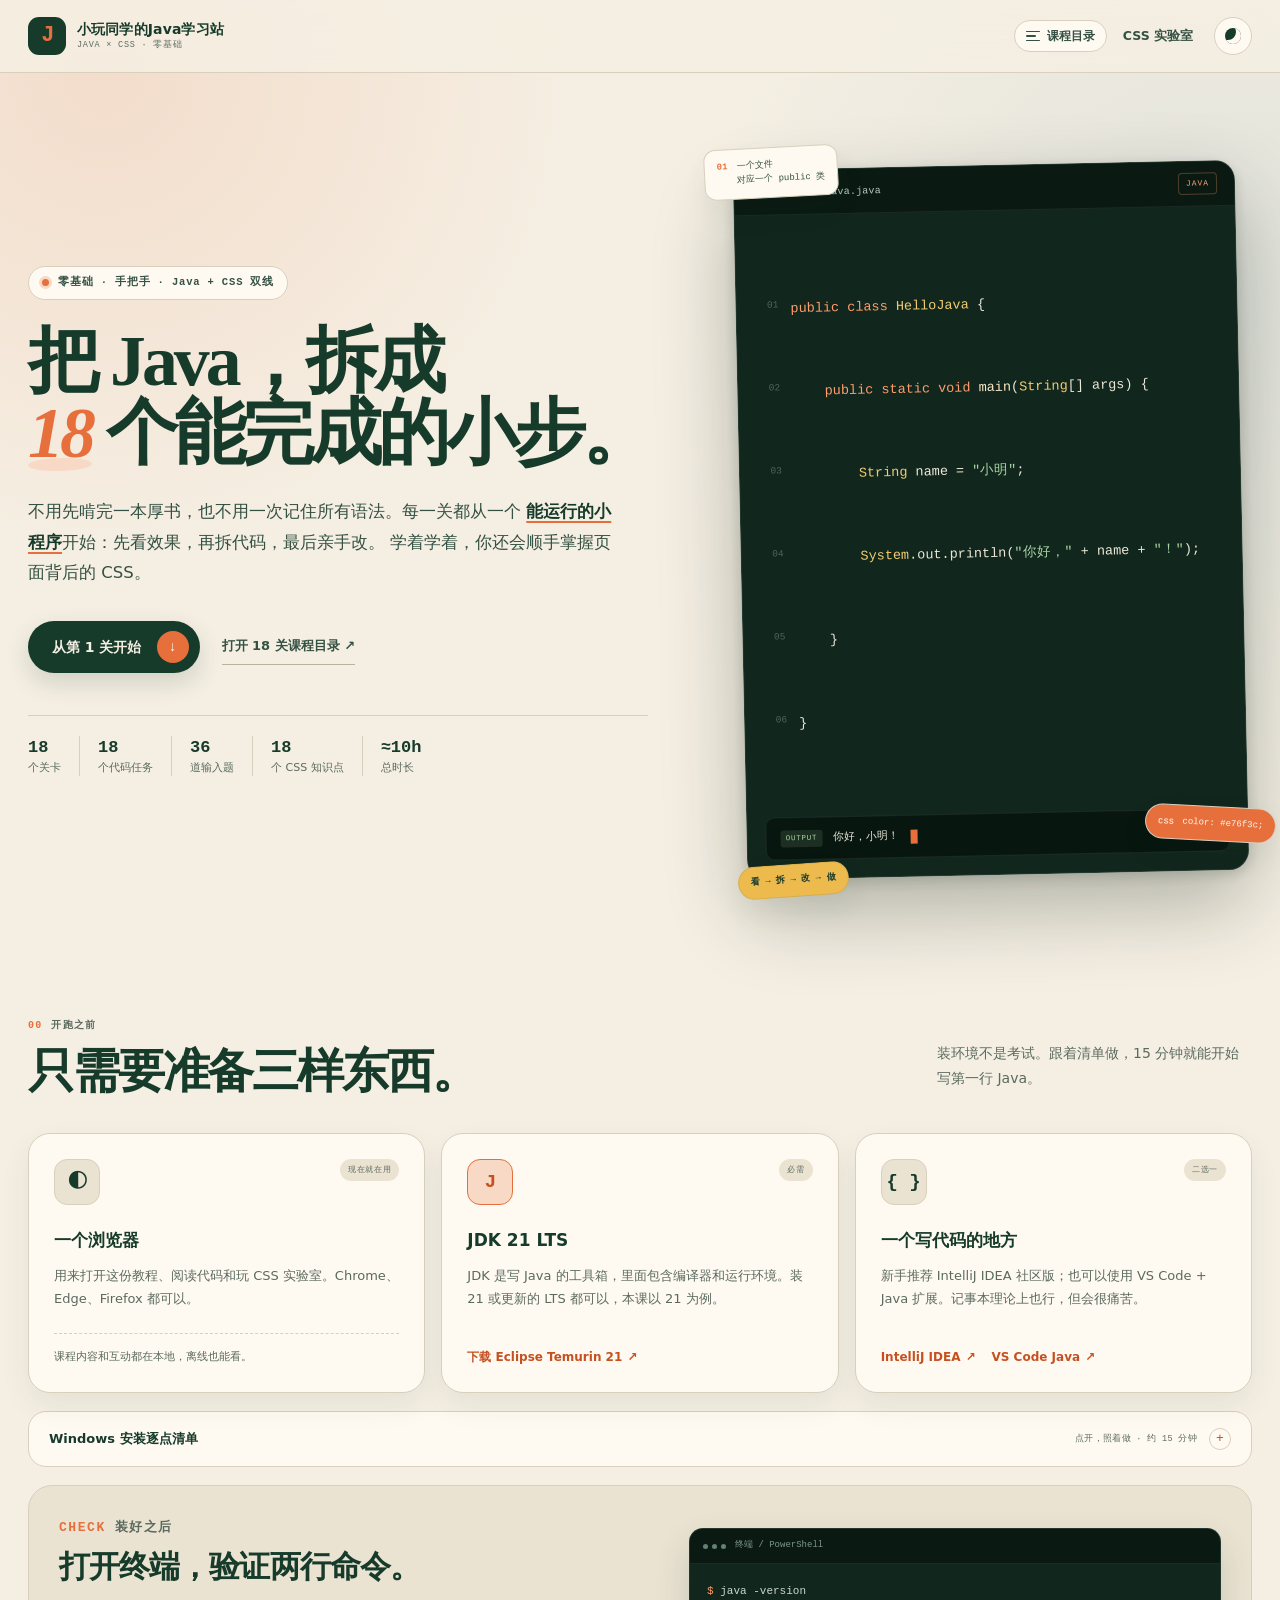
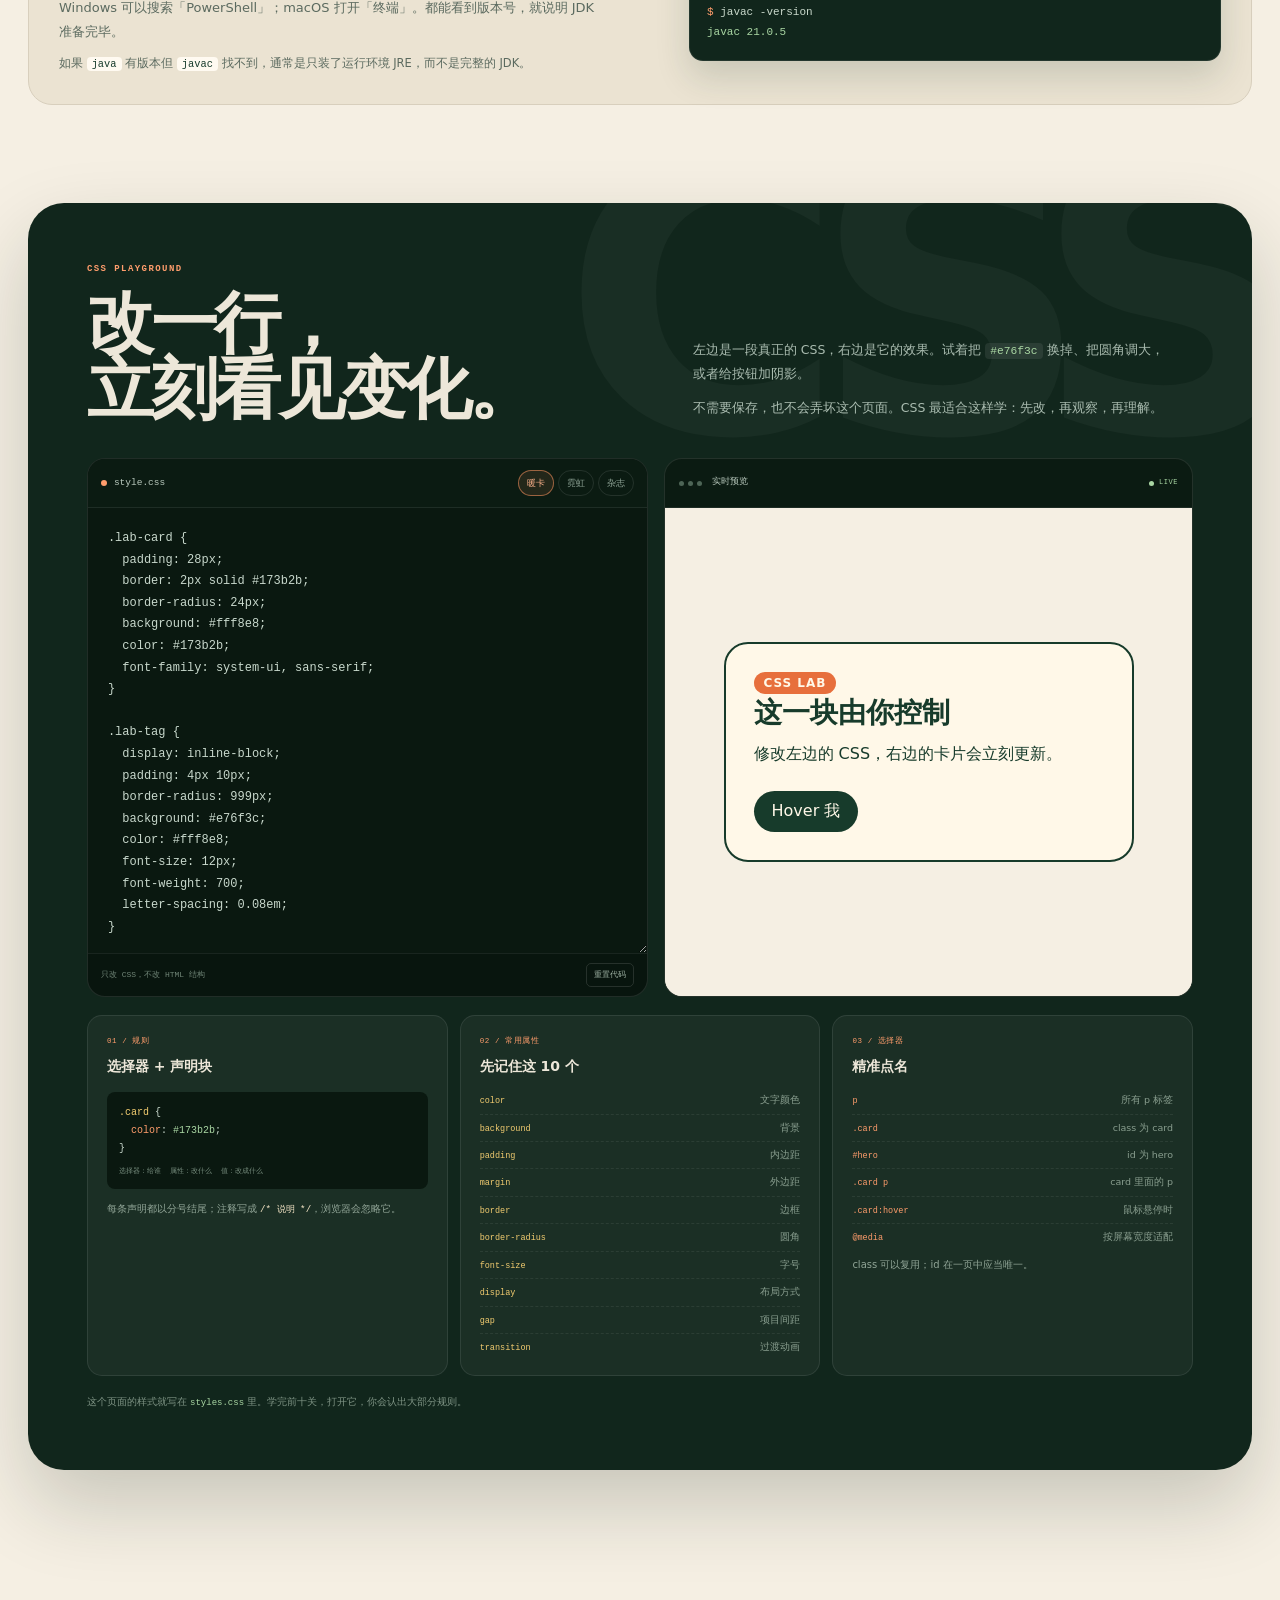
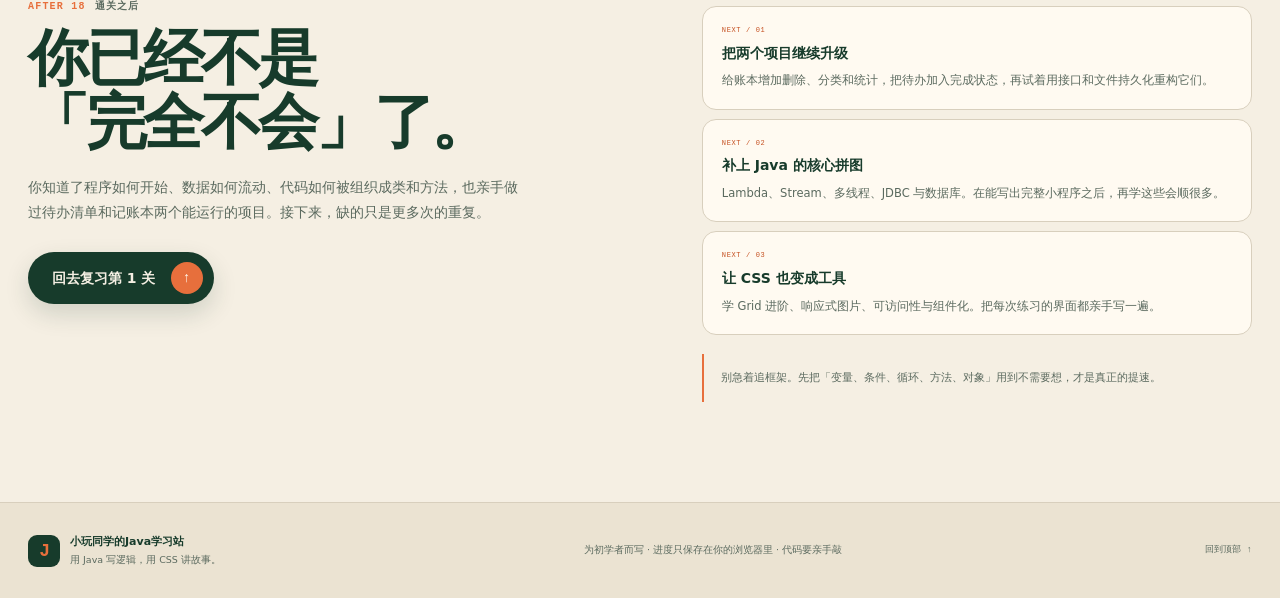
<file: index.html>
<!DOCTYPE html>
<html lang="zh-CN" data-theme="day">
<head>
  <meta charset="UTF-8">
  <meta name="viewport" content="width=device-width, initial-scale=1.0">
  <meta name="description" content="小玩同学的Java学习站：18 个分级关卡、18 个代码任务，零基础手把手入门，同时学会 CSS 语法。">
  <meta name="theme-color" content="#f5efe3">
  <title>小玩同学的Java学习站｜18 关，从零到完整项目</title>
  <script>
    (function () {
      try {
        var savedTheme = localStorage.getItem("java-start-theme");
        if (savedTheme === "night") {
          document.documentElement.dataset.theme = "night";
        }
      } catch (error) { /* 隐私模式下忽略即可 */ }
    }());
  </script>
  <link rel="icon" href="data:image/svg+xml,%3Csvg xmlns='http://www.w3.org/2000/svg' viewBox='0 0 100 100'%3E%3Crect width='100' height='100' rx='24' fill='%23173b2b'/%3E%3Ctext x='50' y='71' font-family='monospace' font-size='62' font-weight='bold' text-anchor='middle' fill='%23e76f3c'%3EJ%3C/text%3E%3C/svg%3E">
  <link rel="stylesheet" href="styles.css?v=13">
  <script src="chapters.js?v=13" defer></script>
  <script src="script.js?v=13" defer></script>
</head>
<body class="home-page">
  <a class="skip-link" href="#main">跳到正文</a>
  <noscript><div class="noscript-note">这页的 18 关内容和互动练习需要 JavaScript。请在浏览器里启用 JavaScript，或换一个现代浏览器打开。</div></noscript>
  <div class="reading-progress" aria-hidden="true"><span id="readingBar"></span></div>

  <header class="site-header">
    <div class="header-inner">
      <a class="brand" href="#top" aria-label="小玩同学的Java学习站首页">
        <span class="brand-mark" aria-hidden="true">J</span>
        <span class="brand-text">
          <strong>小玩同学的Java学习站</strong>
          <small>JAVA × CSS · 零基础</small>
        </span>
      </a>

      <div class="header-progress" aria-hidden="true">
        <span>学习进度</span>
        <strong id="headerProgress">0 / 18</strong>
      </div>

      <nav class="header-nav" aria-label="页面导航">
        <button class="course-menu-toggle" type="button" data-course-menu-toggle aria-haspopup="dialog" aria-expanded="false" aria-controls="courseMenu" aria-label="打开课程目录">
          <span class="course-menu-toggle-icon" aria-hidden="true"><i></i><i></i><i></i></span>
          <span class="course-menu-toggle-label">课程目录</span>
        </button>
        <a href="#lab">CSS 实验室</a>
        <button class="theme-toggle" id="themeToggle" type="button" aria-pressed="false">
          <span class="theme-icon" aria-hidden="true"></span>
          <span class="visually-hidden">切换深色模式</span>
        </button>
      </nav>
    </div>
  </header>

  <main id="main">
    <!-- ============ HERO ============ -->
    <section class="hero" id="top">
      <div class="hero-copy">
        <p class="eyebrow"><span class="eyebrow-dot" aria-hidden="true"></span>零基础 · 手把手 · Java + CSS 双线</p>
        <h1>
          <span class="title-line">把 Java，拆成</span>
          <span class="title-line"><em>18</em>&nbsp;个能完成的小步。</span>
        </h1>
        <p class="hero-intro">
          不用先啃完一本厚书，也不用一次记住所有语法。每一关都从一个
          <strong>能运行的小程序</strong>开始：先看效果，再拆代码，最后亲手改。
          学着学着，你还会顺手掌握页面背后的 CSS。
        </p>
        <div class="hero-actions">
          <a class="button button-primary" href="lesson.html?level=01">
            从第 1 关开始
            <span aria-hidden="true">↓</span>
          </a>
          <button class="text-link" type="button" data-course-menu-toggle aria-haspopup="dialog" aria-expanded="false" aria-controls="courseMenu">
            打开 18 关课程目录 <span aria-hidden="true">↗</span>
          </button>
        </div>
        <ul class="hero-meta" aria-label="课程概览">
          <li><strong>18</strong> 个关卡</li>
          <li><strong>18</strong> 个代码任务</li>
          <li><strong>36</strong> 道输入题</li>
          <li><strong>18</strong> 个 CSS 知识点</li>
          <li><strong>≈10h</strong> 总时长</li>
        </ul>
      </div>

      <div class="hero-stage" aria-label="HelloJava 程序示例">
        <div class="hero-note note-class">
          <span>01</span>
          <p>一个文件<br>对应一个 public 类</p>
        </div>

        <div class="hero-window">
          <div class="window-bar">
            <span class="window-dots" aria-hidden="true"><i></i><i></i><i></i></span>
            <span class="window-file">HelloJava.java</span>
            <span class="window-badge">JAVA</span>
          </div>
          <ol class="hero-code">
            <li><span class="tok-keyword">public</span> <span class="tok-keyword">class</span> <span class="tok-type">HelloJava</span> {</li>
            <li>    <span class="tok-keyword">public</span> <span class="tok-keyword">static</span> <span class="tok-keyword">void</span> <span class="tok-function">main</span>(<span class="tok-type">String</span>[] args) {</li>
            <li>        <span class="tok-type">String</span> name = <span class="tok-string">"小明"</span>;</li>
            <li>        <span class="tok-type">System</span>.out.println(<span class="tok-string">"你好，"</span> + name + <span class="tok-string">"！"</span>);</li>
            <li>    }</li>
            <li>}</li>
          </ol>
          <div class="hero-terminal">
            <span class="terminal-label">OUTPUT</span>
            <code>你好，小明！</code><span class="terminal-cursor" aria-hidden="true"></span>
          </div>
        </div>

        <div class="hero-note note-css">
          <span>CSS</span>
          <code>color: #e76f3c;</code>
        </div>
        <div class="hero-stamp" aria-hidden="true">
          <span>看 → 拆 → 改 → 做</span>
        </div>
      </div>
    </section>

    <!-- ============ PREP ============ -->
    <section class="prep section-shell" id="prep">
      <div class="section-heading">
        <div>
          <p class="section-kicker"><span>00</span> 开跑之前</p>
          <h2>只需要准备三样东西。</h2>
        </div>
        <p class="section-side">装环境不是考试。跟着清单做，15 分钟就能开始写第一行 Java。</p>
      </div>

      <div class="prep-grid">
        <article class="prep-card">
          <div class="prep-card-top">
            <span class="prep-icon" aria-hidden="true">◐</span>
            <span class="prep-tag">现在就在用</span>
          </div>
          <h3>一个浏览器</h3>
          <p>用来打开这份教程、阅读代码和玩 CSS 实验室。Chrome、Edge、Firefox 都可以。</p>
          <p class="prep-note">课程内容和互动都在本地，离线也能看。</p>
        </article>

        <article class="prep-card">
          <div class="prep-card-top">
            <span class="prep-icon prep-icon-java" aria-hidden="true">J</span>
            <span class="prep-tag">必需</span>
          </div>
          <h3>JDK 21 LTS</h3>
          <p>JDK 是写 Java 的工具箱，里面包含编译器和运行环境。装 21 或更新的 LTS 都可以，本课以 21 为例。</p>
          <a class="prep-link" href="https://adoptium.net/" target="_blank" rel="noopener noreferrer">下载 Eclipse Temurin 21 <span aria-hidden="true">↗</span></a>
        </article>

        <article class="prep-card">
          <div class="prep-card-top">
            <span class="prep-icon" aria-hidden="true">{ }</span>
            <span class="prep-tag">二选一</span>
          </div>
          <h3>一个写代码的地方</h3>
          <p>新手推荐 IntelliJ IDEA 社区版；也可以使用 VS Code + Java 扩展。记事本理论上也行，但会很痛苦。</p>
          <div class="prep-links">
            <a class="prep-link" href="https://www.jetbrains.com/idea/download/" target="_blank" rel="noopener noreferrer">IntelliJ IDEA <span aria-hidden="true">↗</span></a>
            <a class="prep-link" href="https://code.visualstudio.com/docs/java/java-tutorial" target="_blank" rel="noopener noreferrer">VS Code Java <span aria-hidden="true">↗</span></a>
          </div>
        </article>
      </div>

      <details class="setup-details">
        <summary>
          <span>Windows 安装逐点清单</span>
          <small>点开，照着做 · 约 15 分钟</small>
        </summary>
        <div class="setup-body">
          <ol class="setup-steps">
            <li><strong>下载 JDK 21。</strong>打开 <a href="https://adoptium.net/" target="_blank" rel="noopener noreferrer">adoptium.net</a>，在 Releases 里选 JDK 21，Operating System 选 Windows，Architecture 选 x64，Package Type 选 JDK，下载 .msi 安装包。</li>
            <li><strong>安装。</strong>双击安装包，保持默认选项；在功能选择页勾选 <code>Set JAVA_HOME variable</code> 和 <code>Add to PATH</code>，然后 Install。</li>
            <li><strong>验证。</strong>关闭旧终端，重新打开 PowerShell，依次执行 <code>java -version</code> 和 <code>javac -version</code>。两个都能显示版本号就成功。</li>
            <li><strong>安装编辑器。</strong>下载 IntelliJ IDEA Community，安装时一路默认。第一次打开选择 New Project，Language 选 Java，JDK 选刚装好的 21。</li>
            <li><strong>创建第一段代码。</strong>在项目左侧展开 <code>src</code>，右键 → New → Java Class，输入 <code>HelloJava</code>；把第 1 关的代码粘进去，点击绿色三角运行。</li>
          </ol>
          <p class="setup-note">macOS 用户下载 .pkg 后按默认步骤安装即可；如果使用 VS Code，请先安装 Extension Pack for Java，再新建 <code>HelloJava.java</code>。安装路径里尽量避开中文和空格。</p>
        </div>
      </details>

      <div class="verify-card">
        <div class="verify-copy">
          <p class="section-kicker"><span>CHECK</span> 装好之后</p>
          <h3>打开终端，验证两行命令。</h3>
          <p>Windows 可以搜索「PowerShell」；macOS 打开「终端」。都能看到版本号，就说明 JDK 准备完毕。</p>
          <p class="tiny-note">如果 <code>java</code> 有版本但 <code>javac</code> 找不到，通常是只装了运行环境 JRE，而不是完整的 JDK。</p>
        </div>
        <div class="mini-terminal" aria-label="终端验证命令">
          <div class="mini-terminal-bar">
            <span class="mini-dots" aria-hidden="true"><i></i><i></i><i></i></span>
            终端 / PowerShell
          </div>
          <pre><span class="shell-prompt">$</span> java -version
<span class="shell-prompt">$</span> javac -version
<span class="shell-ok">javac 21.0.5</span></pre>
        </div>
      </div>
    </section>

    <!-- ============ CSS LAB ============ -->
    <section class="lab-section" id="lab">
      <div class="lab-heading">
        <div>
          <p class="lab-kicker">CSS PLAYGROUND</p>
          <h2>改一行，<br>立刻看见变化。</h2>
        </div>
        <div class="lab-intro">
          <p>左边是一段真正的 CSS，右边是它的效果。试着把 <code>#e76f3c</code> 换掉、把圆角调大，或者给按钮加阴影。</p>
          <p>不需要保存，也不会弄坏这个页面。CSS 最适合这样学：先改，再观察，再理解。</p>
        </div>
      </div>

      <div class="lab-grid">
        <div class="lab-editor-panel">
          <div class="lab-toolbar">
            <span class="lab-file"><i aria-hidden="true"></i>style.css</span>
            <div class="lab-presets" role="group" aria-label="CSS 示例预设">
              <button type="button" data-preset="warm">暖卡</button>
              <button type="button" data-preset="neon">霓虹</button>
              <button type="button" data-preset="editorial">杂志</button>
            </div>
          </div>
          <textarea id="cssEditor" spellcheck="false" aria-label="编辑 CSS 代码">.lab-card {
  padding: 28px;
  border: 2px solid #173b2b;
  border-radius: 24px;
  background: #fff8e8;
  color: #173b2b;
  font-family: system-ui, sans-serif;
}

.lab-tag {
  display: inline-block;
  padding: 4px 10px;
  border-radius: 999px;
  background: #e76f3c;
  color: #fff8e8;
  font-size: 12px;
  font-weight: 700;
  letter-spacing: 0.08em;
}

.lab-title {
  margin: 16px 0 8px;
  font-size: 28px;
}

.lab-btn {
  margin-top: 12px;
  padding: 10px 18px;
  border: 0;
  border-radius: 999px;
  background: #173b2b;
  color: #fff8e8;
  cursor: pointer;
  transition: transform 180ms ease;
}

.lab-btn:hover {
  transform: translateY(-3px);
}</textarea>
          <div class="lab-footer">
            <span>只改 CSS，不改 HTML 结构</span>
            <button type="button" id="resetLab">重置代码</button>
          </div>
        </div>

        <div class="lab-preview-panel">
          <div class="lab-preview-bar">
            <span><i aria-hidden="true"></i><i aria-hidden="true"></i><i aria-hidden="true"></i></span>
            <strong>实时预览</strong>
            <em><i aria-hidden="true"></i>LIVE</em>
          </div>
          <iframe id="labPreview" title="CSS 实时预览"></iframe>
        </div>
      </div>

      <div class="cheat-sheet">
        <article class="cheat-card">
          <p class="cheat-num">01 / 规则</p>
          <h3>选择器 + 声明块</h3>
          <div class="anatomy">
            <code><span class="anatomy-selector">.card</span> {<br>&nbsp;&nbsp;<span class="anatomy-property">color</span>: <span class="anatomy-value">#173b2b</span>;<br>}</code>
            <div class="anatomy-labels" aria-hidden="true">
              <span>选择器：给谁</span>
              <span>属性：改什么</span>
              <span>值：改成什么</span>
            </div>
          </div>
          <p>每条声明都以分号结尾；注释写成 <code>/* 说明 */</code>，浏览器会忽略它。</p>
        </article>

        <article class="cheat-card">
          <p class="cheat-num">02 / 常用属性</p>
          <h3>先记住这 10 个</h3>
          <ul class="cheat-list">
            <li><code>color</code><span>文字颜色</span></li>
            <li><code>background</code><span>背景</span></li>
            <li><code>padding</code><span>内边距</span></li>
            <li><code>margin</code><span>外边距</span></li>
            <li><code>border</code><span>边框</span></li>
            <li><code>border-radius</code><span>圆角</span></li>
            <li><code>font-size</code><span>字号</span></li>
            <li><code>display</code><span>布局方式</span></li>
            <li><code>gap</code><span>项目间距</span></li>
            <li><code>transition</code><span>过渡动画</span></li>
          </ul>
        </article>

        <article class="cheat-card">
          <p class="cheat-num">03 / 选择器</p>
          <h3>精准点名</h3>
          <ul class="cheat-list cheat-list-code">
            <li><code>p</code><span>所有 p 标签</span></li>
            <li><code>.card</code><span>class 为 card</span></li>
            <li><code>#hero</code><span>id 为 hero</span></li>
            <li><code>.card p</code><span>card 里面的 p</span></li>
            <li><code>.card:hover</code><span>鼠标悬停时</span></li>
            <li><code>@media</code><span>按屏幕宽度适配</span></li>
          </ul>
          <p class="cheat-note">class 可以复用；id 在一页中应当唯一。</p>
        </article>
      </div>
      <p class="lab-footnote">这个页面的样式就写在 <code>styles.css</code> 里。学完前十关，打开它，你会认出大部分规则。</p>
    </section>

    <!-- ============ FINISH ============ -->
    <section class="finish section-shell" id="finish">
      <div class="finish-lead">
        <p class="section-kicker"><span>AFTER 18</span> 通关之后</p>
        <h2>你已经不是<br>「完全不会」了。</h2>
        <p>你知道了程序如何开始、数据如何流动、代码如何被组织成类和方法，也亲手做过待办清单和记账本两个能运行的项目。接下来，缺的只是更多次的重复。</p>
        <a class="button button-primary" href="lesson.html?level=01">回去复习第 1 关 <span aria-hidden="true">↑</span></a>
      </div>

      <div class="finish-next">
        <article class="next-card">
          <span class="next-num">NEXT / 01</span>
          <h3>把两个项目继续升级</h3>
          <p>给账本增加删除、分类和统计，把待办加入完成状态，再试着用接口和文件持久化重构它们。</p>
        </article>
        <article class="next-card">
          <span class="next-num">NEXT / 02</span>
          <h3>补上 Java 的核心拼图</h3>
          <p>Lambda、Stream、多线程、JDBC 与数据库。在能写出完整小程序之后，再学这些会顺很多。</p>
        </article>
        <article class="next-card">
          <span class="next-num">NEXT / 03</span>
          <h3>让 CSS 也变成工具</h3>
          <p>学 Grid 进阶、响应式图片、可访问性与组件化。把每次练习的界面都亲手写一遍。</p>
        </article>
        <p class="finish-note">别急着追框架。先把「变量、条件、循环、方法、对象」用到不需要想，才是真正的提速。</p>
      </div>
    </section>
  </main>

  <footer class="site-footer">
    <div class="footer-inner">
      <div class="footer-brand">
        <span class="brand-mark" aria-hidden="true">J</span>
        <p><strong>小玩同学的Java学习站</strong><br><span>用 Java 写逻辑，用 CSS 讲故事。</span></p>
      </div>
      <p class="footer-note">为初学者而写 · 进度只保存在你的浏览器里 · 代码要亲手敲</p>
      <a href="#top">回到顶部 ↑</a>
    </div>
  </footer>

  <!-- ============ 课程目录二级菜单 ============ -->
  <div class="course-menu" id="courseMenu" hidden>
    <div class="course-menu-scrim" data-course-menu-close></div>
    <aside class="course-menu-panel" role="dialog" aria-modal="true" aria-labelledby="courseMenuTitle">
      <header class="course-menu-head">
        <div>
          <p class="course-menu-kicker">COURSE MAP · 6 个阶段</p>
          <h2 id="courseMenuTitle">课程目录</h2>
          <p>18 个小关卡，可以按顺序学，也可以随时跳关复习。</p>
        </div>
        <button class="course-menu-close" type="button" data-course-menu-close aria-label="关闭课程目录">
          <span aria-hidden="true">×</span>
        </button>
      </header>

      <div class="course-menu-progress">
        <div class="course-menu-progress-head">
          <span>我的进度</span>
          <strong id="courseMenuProgress">0 / 18 关</strong>
        </div>
        <div class="course-menu-track" aria-hidden="true"><span id="courseMenuBar"></span></div>
        <p id="courseMenuNote">从第 1 关开始，先把第一个程序跑起来。</p>
      </div>

      <div class="course-menu-body" id="courseMenuBody"></div>

      <footer class="course-menu-foot">
        <a class="course-menu-start" id="courseMenuStart" href="lesson.html?level=01">
          <span id="courseMenuStartLabel">从第 1 关开始</span>
          <span class="course-menu-start-arrow" aria-hidden="true">→</span>
        </a>
        <p>进度只保存在当前浏览器 · 不需要登录</p>
      </footer>
    </aside>
  </div>

  <div class="toast" id="toast" role="status" aria-live="polite"></div>
</body>
</html>
</file>
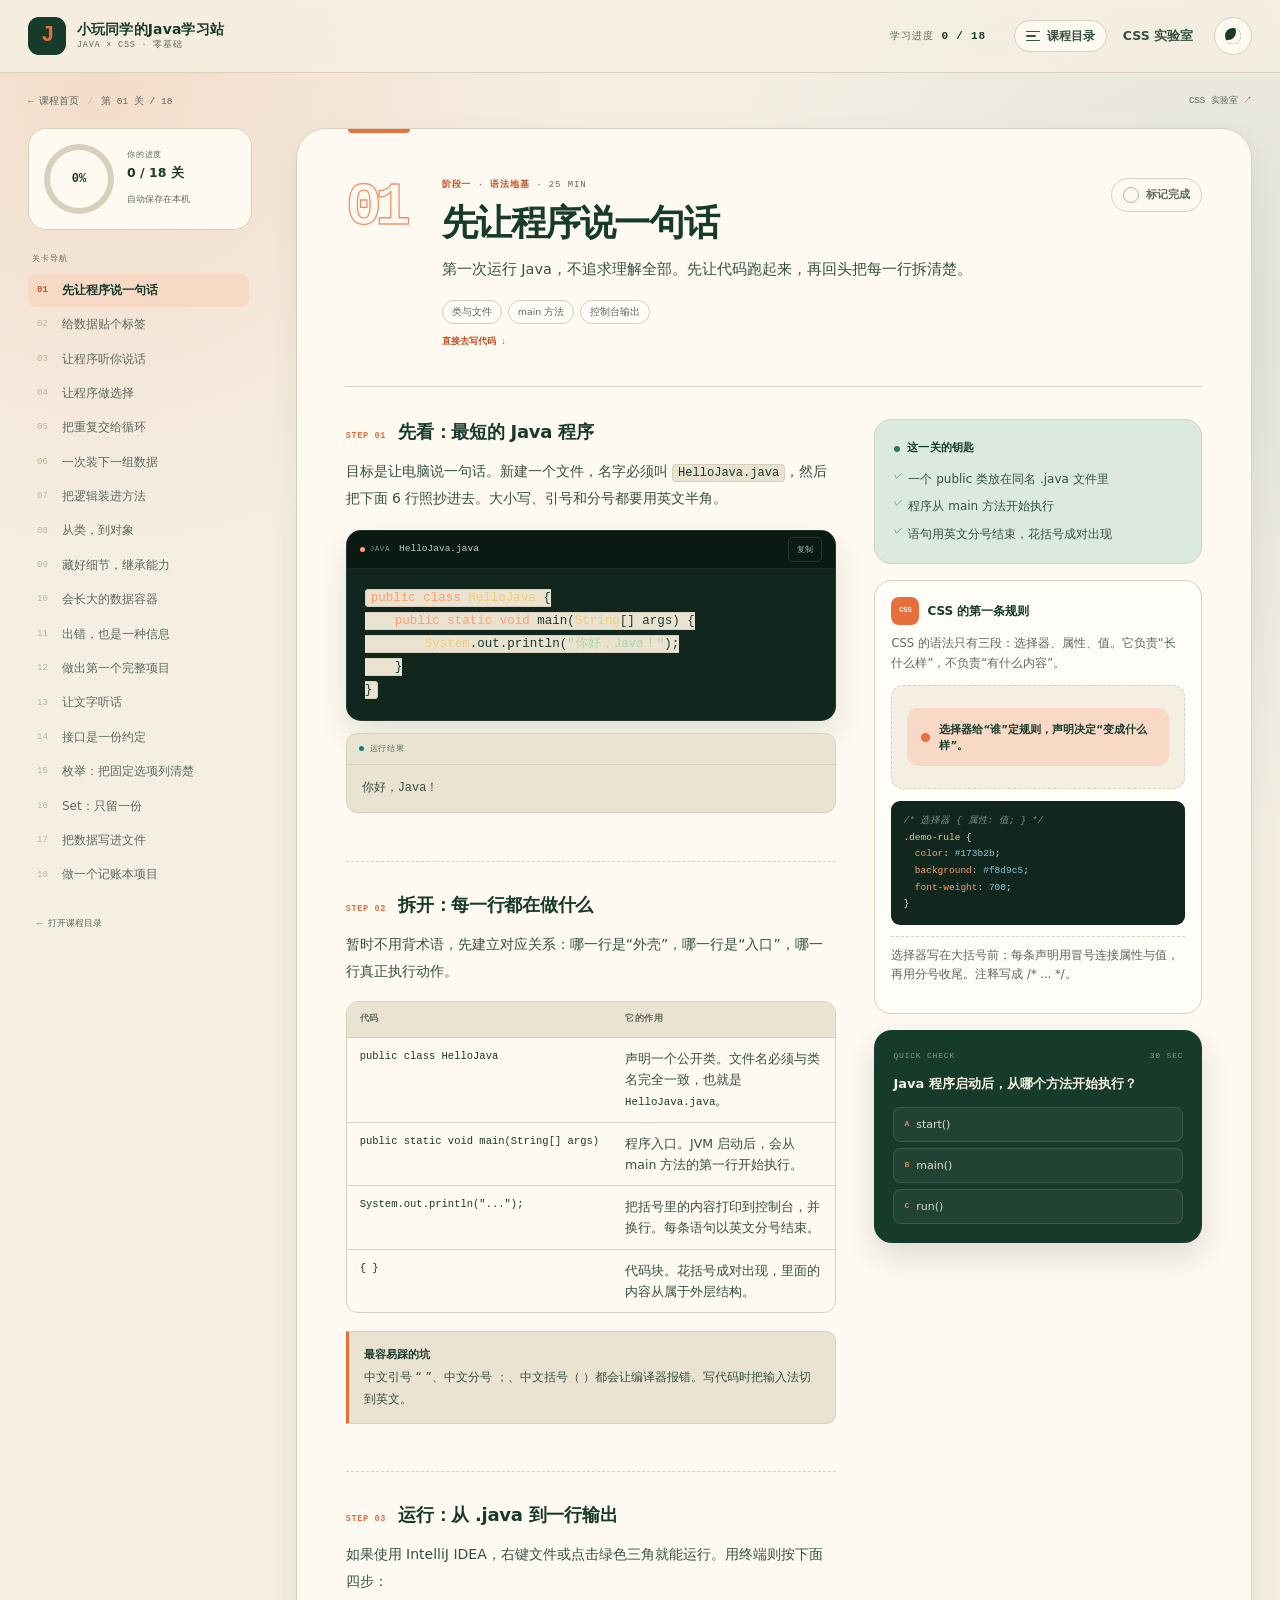
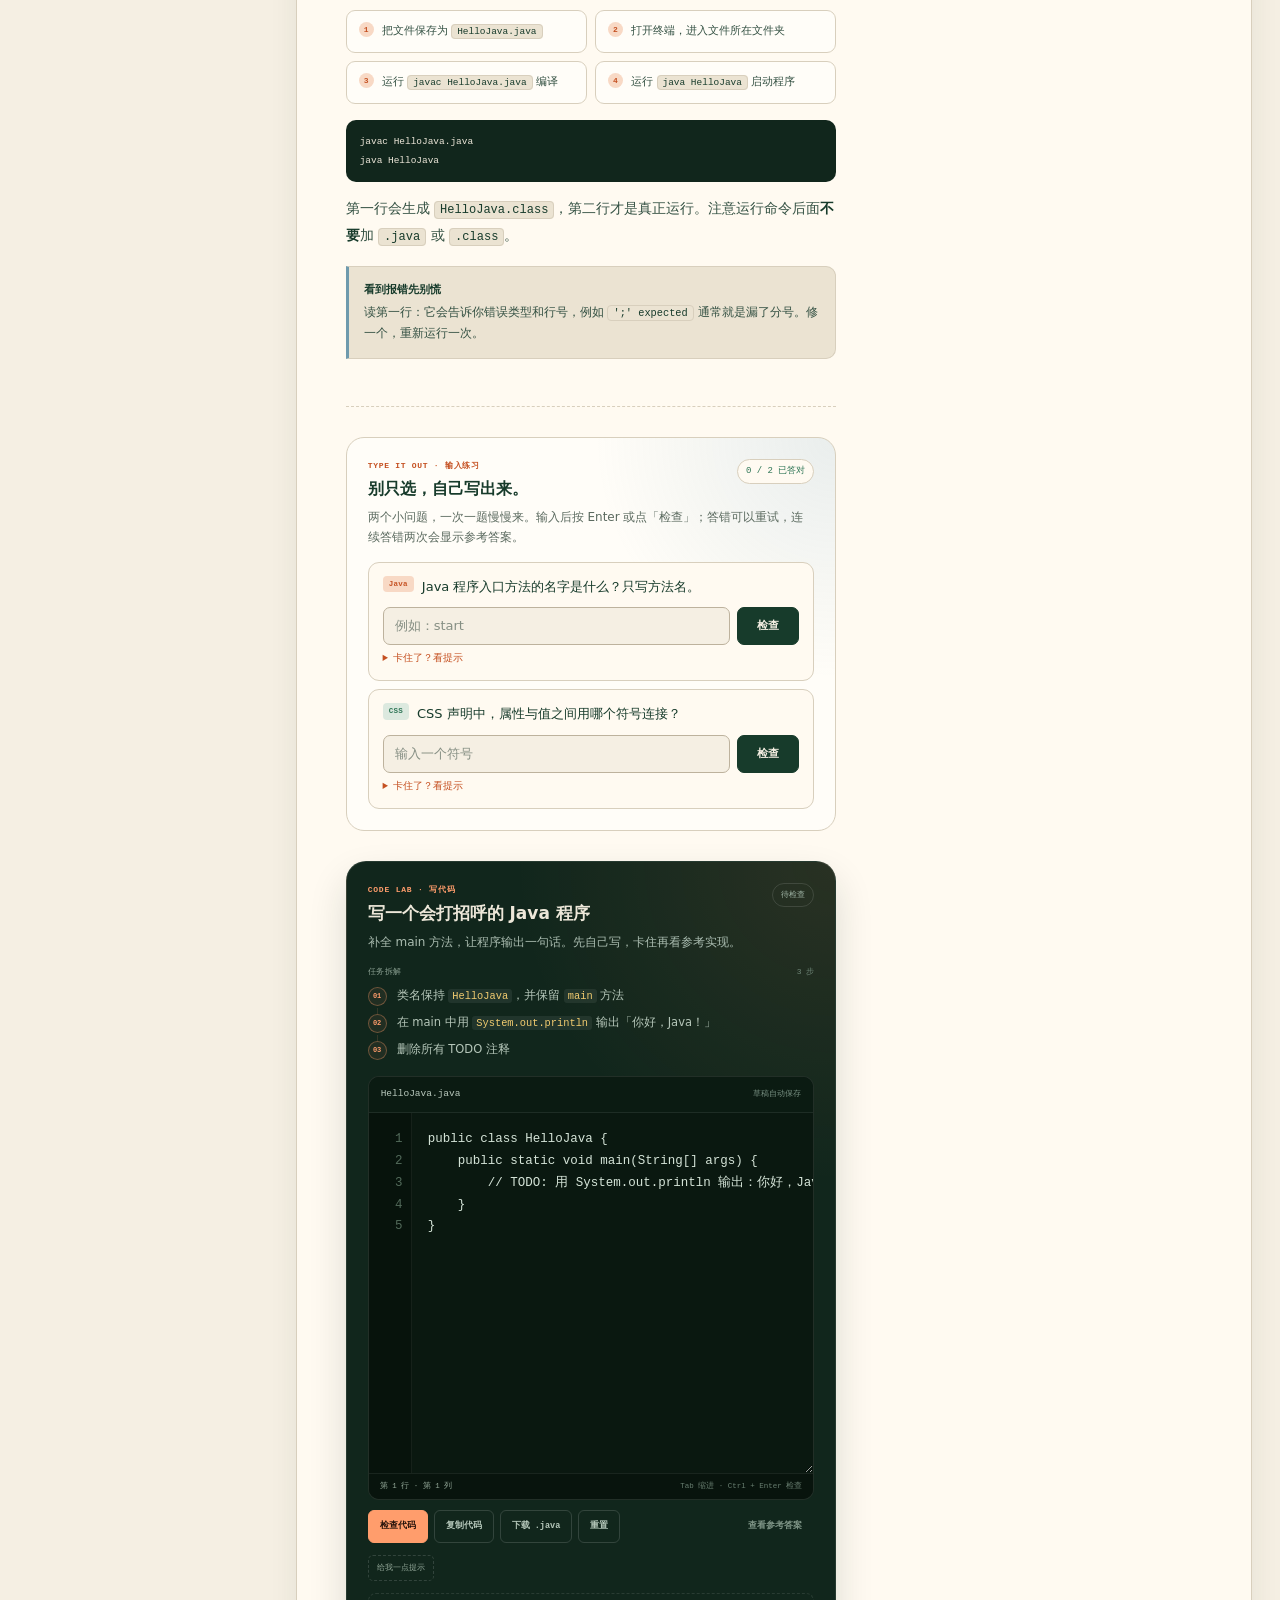
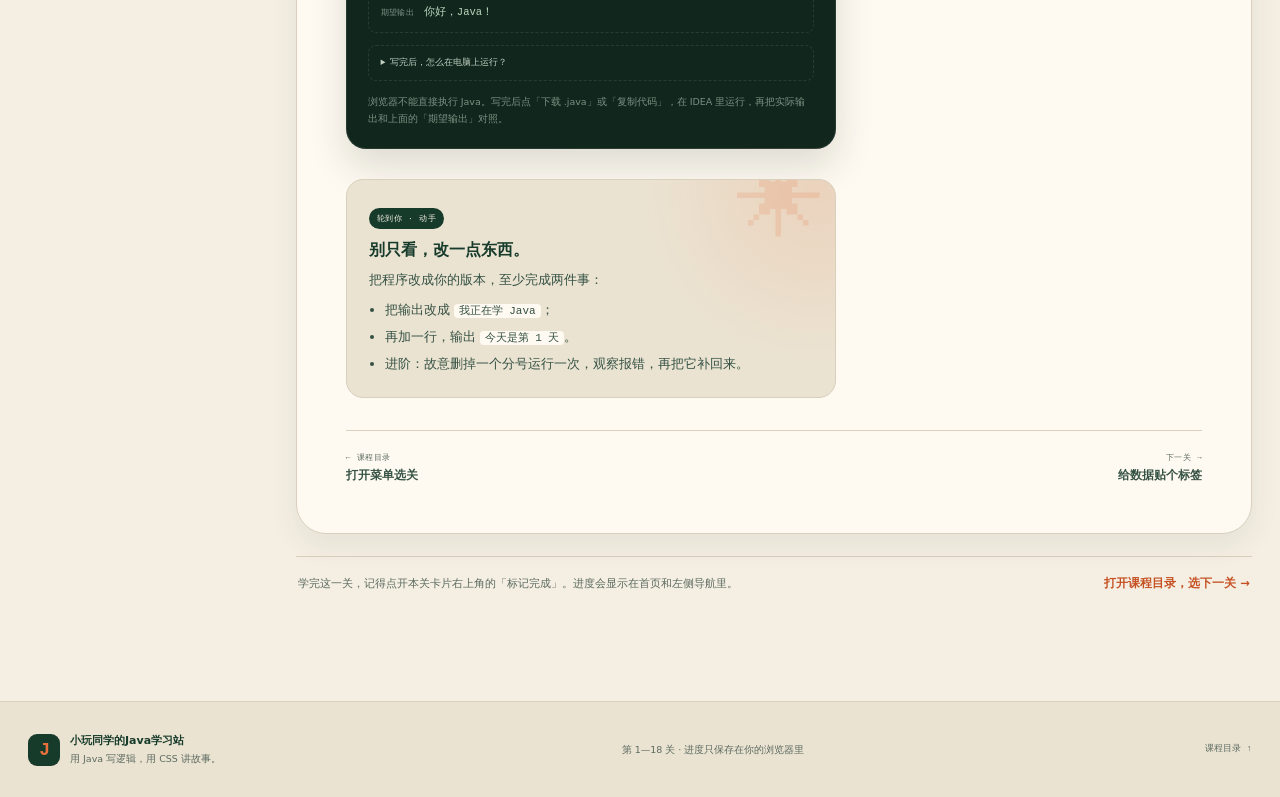
<file: lesson.html>
<!DOCTYPE html>
<html lang="zh-CN" data-theme="day">
<head>
  <meta charset="UTF-8">
  <meta name="viewport" content="width=device-width, initial-scale=1.0">
  <meta name="description" content="小玩同学的Java学习站：分级关卡逐行拆解、可运行示例、动手挑战，并顺手学习 CSS。">
  <meta name="theme-color" content="#f5efe3">
  <title>第 1 关｜小玩同学的Java学习站</title>
  <script>
    (function () {
      try {
        var savedTheme = localStorage.getItem("java-start-theme");
        if (savedTheme === "night") {
          document.documentElement.dataset.theme = "night";
        }
      } catch (error) { /* 隐私模式下忽略即可 */ }
    }());
  </script>
  <link rel="icon" href="data:image/svg+xml,%3Csvg xmlns='http://www.w3.org/2000/svg' viewBox='0 0 100 100'%3E%3Crect width='100' height='100' rx='24' fill='%23173b2b'/%3E%3Ctext x='50' y='71' font-family='monospace' font-size='62' font-weight='bold' text-anchor='middle' fill='%23e76f3c'%3EJ%3C/text%3E%3C/svg%3E">
  <link rel="stylesheet" href="styles.css?v=13">
  <script src="chapters.js?v=13" defer></script>
  <script src="script.js?v=13" defer></script>
</head>
<body class="lesson-page">
  <a class="skip-link" href="#main">跳到正文</a>
  <noscript><div class="noscript-note">这一关的内容需要 JavaScript。请在浏览器里启用 JavaScript，或换一个现代浏览器打开。</div></noscript>
  <div class="reading-progress" aria-hidden="true"><span id="readingBar"></span></div>

  <header class="site-header">
    <div class="header-inner">
      <a class="brand" href="index.html" aria-label="返回小玩同学的Java学习站首页">
        <span class="brand-mark" aria-hidden="true">J</span>
        <span class="brand-text">
          <strong>小玩同学的Java学习站</strong>
          <small>JAVA × CSS · 零基础</small>
        </span>
      </a>

      <div class="header-progress" aria-hidden="true">
        <span>学习进度</span>
        <strong id="headerProgress">0 / 18</strong>
      </div>

      <nav class="header-nav" aria-label="页面导航">
        <button class="course-menu-toggle" type="button" data-course-menu-toggle aria-haspopup="dialog" aria-expanded="false" aria-controls="courseMenu" aria-label="打开课程目录">
          <span class="course-menu-toggle-icon" aria-hidden="true"><i></i><i></i><i></i></span>
          <span class="course-menu-toggle-label">课程目录</span>
        </button>
        <a href="index.html#lab">CSS 实验室</a>
        <button class="theme-toggle" id="themeToggle" type="button" aria-pressed="false">
          <span class="theme-icon" aria-hidden="true"></span>
          <span class="visually-hidden">切换深色模式</span>
        </button>
      </nav>
    </div>
  </header>

  <main id="main" class="lesson-main">
    <h1 class="visually-hidden" id="lessonPageHeading">小玩同学的Java学习站 · 分级关卡</h1>
    <div class="lesson-crumb-wrap">
      <nav class="lesson-crumb" aria-label="面包屑">
        <a href="index.html">← 课程首页</a>
        <span class="lesson-crumb-divider" aria-hidden="true">/</span>
        <span id="lessonCrumb">第 01 关 / 18</span>
      </nav>
      <a class="lesson-crumb-lab" href="index.html#lab">CSS 实验室 <span aria-hidden="true">↗</span></a>
    </div>

    <div class="course-shell lesson-layout">
      <aside class="course-sidebar">
        <div class="sidebar-progress">
          <div class="progress-orbit" id="progressOrbit" style="--p: 0;">
            <span id="progressPercent">0%</span>
          </div>
          <div class="sidebar-progress-copy">
            <p>你的进度</p>
            <strong id="sidebarCount">0 / 18 关</strong>
            <small>自动保存在本机</small>
          </div>
        </div>
        <p class="sidebar-label">关卡导航</p>
        <nav class="chapter-nav" id="chapterNav" aria-label="关卡导航"></nav>
        <button class="sidebar-top" type="button" data-course-menu-toggle aria-haspopup="dialog" aria-expanded="false" aria-controls="courseMenu">← 打开课程目录</button>
      </aside>

      <div class="course-main">
        <div id="lessonRoot"></div>
        <div class="lesson-after">
          <p>学完这一关，记得点开本关卡片右上角的「标记完成」。进度会显示在首页和左侧导航里。</p>
          <button class="lesson-after-link" type="button" data-course-menu-toggle aria-haspopup="dialog" aria-expanded="false" aria-controls="courseMenu">打开课程目录，选下一关 <span aria-hidden="true">→</span></button>
        </div>
      </div>
    </div>
  </main>

  <footer class="site-footer">
    <div class="footer-inner">
      <div class="footer-brand">
        <span class="brand-mark" aria-hidden="true">J</span>
        <p><strong>小玩同学的Java学习站</strong><br><span>用 Java 写逻辑，用 CSS 讲故事。</span></p>
      </div>
      <p class="footer-note">第 1—18 关 · 进度只保存在你的浏览器里</p>
      <button class="footer-menu-link" type="button" data-course-menu-toggle aria-haspopup="dialog" aria-expanded="false" aria-controls="courseMenu">课程目录 ↑</button>
    </div>
  </footer>

  <!-- ============ 课程目录二级菜单 ============ -->
  <div class="course-menu" id="courseMenu" hidden>
    <div class="course-menu-scrim" data-course-menu-close></div>
    <aside class="course-menu-panel" role="dialog" aria-modal="true" aria-labelledby="courseMenuTitle">
      <header class="course-menu-head">
        <div>
          <p class="course-menu-kicker">COURSE MAP · 6 个阶段</p>
          <h2 id="courseMenuTitle">课程目录</h2>
          <p>18 个小关卡，可以按顺序学，也可以随时跳关复习。</p>
        </div>
        <button class="course-menu-close" type="button" data-course-menu-close aria-label="关闭课程目录">
          <span aria-hidden="true">×</span>
        </button>
      </header>

      <div class="course-menu-progress">
        <div class="course-menu-progress-head">
          <span>我的进度</span>
          <strong id="courseMenuProgress">0 / 18 关</strong>
        </div>
        <div class="course-menu-track" aria-hidden="true"><span id="courseMenuBar"></span></div>
        <p id="courseMenuNote">从第 1 关开始，先把第一个程序跑起来。</p>
      </div>

      <div class="course-menu-body" id="courseMenuBody"></div>

      <footer class="course-menu-foot">
        <a class="course-menu-start" id="courseMenuStart" href="lesson.html?level=01">
          <span id="courseMenuStartLabel">从第 1 关开始</span>
          <span class="course-menu-start-arrow" aria-hidden="true">→</span>
        </a>
        <p>进度只保存在当前浏览器 · 不需要登录</p>
      </footer>
    </aside>
  </div>

  <div class="toast" id="toast" role="status" aria-live="polite"></div>
</body>
</html>
</file>
<file: styles.css>
/* =========================================================
   小玩同学的Java学习站 — 全站样式
   这是一份可以直接阅读的 CSS 示例：
   变量 → 布局 → 组件 → 响应式 → 深色主题。
   ========================================================= */

/* ---------- 01. 设计变量：改这里，全站换皮肤 ---------- */
:root {
  --font-sans: "Noto Sans SC", "PingFang SC", "Microsoft YaHei", system-ui, -apple-system, sans-serif;
  --font-display: "Iowan Old Style", "Palatino Linotype", "Book Antiqua", "Songti SC", "Noto Serif SC", serif;
  --font-mono: "Cascadia Code", "SFMono-Regular", "JetBrains Mono", Consolas, "Liberation Mono", monospace;

  --paper: #f5efe3;
  --paper-2: #ebe3d2;
  --card: #fffaf1;
  --card-strong: #fffdf8;
  --ink: #173b2b;
  --ink-soft: #345143;
  --muted: #5b6a5f;
  --line: #d8cfbd;
  --line-strong: #bdb29d;

  --accent: #e76f3c;
  --accent-strong: #c55021;
  --accent-soft: #f8d9c5;
  --sun: #edba4e;
  --sky: #6f9aad;
  --green-strong: #2f7656;
  --green-soft: #dce9df;
  --danger: #a9472c;
  --accent-contrast: #fff8ed;

  --code-bg: #11261c;
  --code-bg-2: #0a1a12;
  --code-ink: #ede7d9;
  --code-muted: #7f9688;
  --tok-keyword: #ff9d6c;
  --tok-type: #f2cc70;
  --tok-string: #a9d6a3;
  --tok-comment: #779181;
  --tok-number: #8ec7e0;
  --tok-function: #f7e7c8;

  --quiz-bg: #173b2b;
  --quiz-ink: #f7f0e2;

  --halo-accent: rgba(231, 111, 60, 0.14);
  --halo-sky: rgba(111, 154, 173, 0.15);
  --dot: rgba(23, 59, 43, 0.1);
  --header-bg: rgba(245, 239, 227, 0.86);
  --overlay-white: rgba(255, 255, 255, 0.2);
  --phase-1-ink: var(--accent-strong);
  --phase-2-ink: #4f7b8e;
  --phase-3-ink: #8e6414;
  --phase-4-ink: var(--green-strong);
  --phase-5-ink: #6c5b8f;
  --phase-6-ink: #2c6f73;

  --shadow: 0 28px 70px rgba(35, 52, 37, 0.1);
  --shadow-sm: 0 12px 30px rgba(35, 52, 37, 0.07);
  --radius-lg: 30px;
  --radius-md: 20px;
  --header-h: 72px;
  color-scheme: light;
}

html[data-theme="night"] {
  --paper: #0e1a14;
  --paper-2: #14231b;
  --card: #17281e;
  --card-strong: #1a2c21;
  --ink: #f2ecdd;
  --ink-soft: #d6dfd5;
  --muted: #a4b1a6;
  --line: #304237;
  --line-strong: #4b6152;

  --accent: #ff9562;
  --accent-strong: #ffb18c;
  --accent-soft: #472b1f;
  --sun: #f1c15d;
  --sky: #91bdcc;
  --green-strong: #5eaa82;
  --green-soft: #1d3628;
  --danger: #ff9a7c;
  --accent-contrast: #1d130e;

  --code-bg: #07130d;
  --code-bg-2: #040c08;
  --code-ink: #eee8da;
  --code-muted: #82988a;

  --quiz-bg: #07150f;
  --quiz-ink: #f4eddd;

  --halo-accent: rgba(255, 149, 98, 0.1);
  --halo-sky: rgba(145, 189, 204, 0.1);
  --dot: rgba(242, 236, 221, 0.08);
  --header-bg: rgba(14, 26, 20, 0.86);
  --overlay-white: rgba(255, 255, 255, 0.08);
  --phase-1-ink: #ffb18c;
  --phase-2-ink: #a6d0df;
  --phase-3-ink: #f0c56b;
  --phase-4-ink: #7ac59a;
  --phase-5-ink: #cfbcf0;
  --phase-6-ink: #8fd4d6;

  --shadow: 0 28px 70px rgba(0, 0, 0, 0.35);
  --shadow-sm: 0 12px 30px rgba(0, 0, 0, 0.22);
  color-scheme: dark;
}

/* ---------- 02. 基础重置与排版 ---------- */
*,
*::before,
*::after {
  box-sizing: border-box;
}

html {
  scroll-behavior: smooth;
  scroll-padding-top: 94px;
}

body {
  margin: 0;
  min-width: 320px;
  overflow-x: clip;
  background-color: var(--paper);
  background-image:
    radial-gradient(circle at 8% 2%, var(--halo-accent), transparent 31rem),
    radial-gradient(circle at 96% 8%, var(--halo-sky), transparent 34rem);
  color: var(--ink);
  font-family: var(--font-sans);
  font-size: 16px;
  line-height: 1.7;
  -webkit-font-smoothing: antialiased;
  text-rendering: optimizeLegibility;
  transition: background-color 220ms ease, color 220ms ease;
}

::selection {
  background: var(--accent);
  color: #fff8ed;
}

img,
svg {
  max-width: 100%;
}

a {
  color: inherit;
  text-decoration: none;
}

button,
textarea {
  font: inherit;
}

button {
  color: inherit;
}

h1,
h2,
h3,
h4,
p,
ul,
ol,
figure {
  margin-top: 0;
}

h1,
h2,
h3 {
  text-wrap: balance;
}

code,
pre {
  font-family: var(--font-mono);
}

code {
  font-size: 0.9em;
}

:focus-visible {
  outline: 3px solid var(--accent);
  outline-offset: 3px;
}

[hidden] {
  display: none !important;
}

.visually-hidden {
  position: absolute !important;
  width: 1px !important;
  height: 1px !important;
  padding: 0 !important;
  margin: -1px !important;
  overflow: hidden !important;
  clip: rect(0, 0, 0, 0) !important;
  white-space: nowrap !important;
  border: 0 !important;
}

.skip-link {
  position: fixed;
  top: 10px;
  left: 10px;
  z-index: 200;
  padding: 10px 16px;
  border-radius: 999px;
  background: var(--ink);
  color: var(--paper);
  font-weight: 700;
  transform: translateY(-150%);
  transition: transform 160ms ease;
}

.skip-link:focus {
  transform: translateY(0);
}

.noscript-note {
  margin: 18px;
  padding: 14px 18px;
  border: 1px solid var(--accent);
  border-radius: 12px;
  background: var(--accent-soft);
  color: var(--ink);
  font-size: 13px;
  text-align: center;
}

.reading-progress {
  position: fixed;
  inset: 0 0 auto;
  z-index: 120;
  height: 3px;
  pointer-events: none;
}

.reading-progress span {
  display: block;
  width: 0;
  height: 100%;
  background: var(--accent);
  box-shadow: 0 0 10px var(--accent);
  transition: width 80ms linear;
}

/* ---------- 03. 顶部导航 ---------- */
.site-header {
  position: sticky;
  top: 0;
  z-index: 80;
  border-bottom: 1px solid var(--line);
  background: var(--header-bg);
  backdrop-filter: blur(18px) saturate(130%);
  -webkit-backdrop-filter: blur(18px) saturate(130%);
}

.header-inner {
  display: flex;
  align-items: center;
  gap: 28px;
  width: 100%;
  max-width: 1440px;
  min-height: var(--header-h);
  margin: 0 auto;
  padding: 0 28px;
}

.brand {
  display: inline-flex;
  align-items: center;
  gap: 11px;
  flex-shrink: 0;
}

.brand-mark {
  display: grid;
  place-items: center;
  width: 38px;
  height: 38px;
  border-radius: 11px;
  background: var(--ink);
  color: var(--accent);
  font-family: var(--font-mono);
  font-size: 22px;
  font-weight: 800;
  line-height: 1;
  letter-spacing: -0.08em;
  transition: transform 180ms ease;
}

.brand:hover .brand-mark {
  transform: rotate(-6deg) translateY(-1px);
}

.brand-text {
  display: flex;
  flex-direction: column;
  gap: 1px;
}

.brand-text strong {
  font-size: 14px;
  line-height: 1.35;
  letter-spacing: 0.01em;
}

.brand-text small {
  color: var(--muted);
  font-family: var(--font-mono);
  font-size: 8.5px;
  line-height: 1.4;
  letter-spacing: 0.09em;
}

.header-progress {
  display: flex;
  align-items: baseline;
  gap: 8px;
  margin-left: auto;
  color: var(--muted);
  font-family: var(--font-mono);
  font-size: 10px;
  letter-spacing: 0.08em;
}

.header-progress strong {
  color: var(--ink);
  font-size: 11px;
}

.header-nav {
  display: flex;
  align-items: center;
  gap: 5px;
}

.home-page .header-progress {
  display: none;
}

.home-page .header-nav {
  margin-left: auto;
}

.header-nav > a {
  padding: 8px 11px;
  border-radius: 999px;
  color: var(--ink-soft);
  font-size: 12.5px;
  font-weight: 600;
  transition: background-color 160ms ease, color 160ms ease;
}

.header-nav > a:hover {
  background: var(--accent-soft);
  color: var(--ink);
}

.course-menu-toggle {
  display: inline-flex;
  align-items: center;
  gap: 7px;
  padding: 7px 11px;
  border: 1px solid var(--line);
  border-radius: 999px;
  background: var(--card);
  color: var(--ink-soft);
  font-size: 12px;
  font-weight: 600;
  line-height: 1.4;
  cursor: pointer;
  transition: border-color 160ms ease, background-color 160ms ease, color 160ms ease;
}

.course-menu-toggle:hover {
  border-color: var(--accent);
  background: var(--accent-soft);
  color: var(--ink);
}

.course-menu-toggle-icon {
  display: inline-grid;
  gap: 3px;
  width: 14px;
}

.course-menu-toggle-icon i {
  display: block;
  width: 14px;
  height: 1.5px;
  border-radius: 2px;
  background: currentColor;
}

.course-menu-toggle-icon i:nth-child(2) {
  width: 10px;
}

.theme-toggle {
  display: grid;
  place-items: center;
  width: 38px;
  height: 38px;
  margin-left: 5px;
  padding: 0;
  border: 1px solid var(--line);
  border-radius: 50%;
  background: var(--card);
  cursor: pointer;
  transition: border-color 160ms ease, transform 160ms ease, background-color 160ms ease;
}

.theme-toggle:hover {
  border-color: var(--accent);
  transform: rotate(10deg);
}

.theme-icon {
  display: block;
  width: 16px;
  height: 16px;
  border-radius: 50%;
  background: var(--ink);
  box-shadow: inset -5px -4px 0 var(--card);
  transition: background-color 200ms ease, box-shadow 200ms ease;
}

html[data-theme="night"] .theme-icon {
  background: var(--sun);
  box-shadow: 0 0 0 4px var(--accent-soft);
}

/* ---------- 04. 首屏 ---------- */
.hero {
  position: relative;
  display: grid;
  grid-template-columns: minmax(0, 1.1fr) minmax(420px, 0.9fr);
  align-items: center;
  gap: clamp(36px, 5vw, 82px);
  width: 100%;
  max-width: 1440px;
  min-height: calc(100vh - var(--header-h));
  margin: 0 auto;
  padding: 72px 28px 68px;
}

.hero::before {
  position: absolute;
  top: 8%;
  right: 2%;
  z-index: -1;
  width: 500px;
  height: 500px;
  border-radius: 50%;
  background: radial-gradient(circle, var(--halo-accent), transparent 68%);
  content: "";
  filter: blur(12px);
  pointer-events: none;
}

.hero-copy {
  position: relative;
  z-index: 2;
  max-width: 790px;
  animation: rise-in 680ms 40ms both cubic-bezier(0.22, 1, 0.36, 1);
}

.eyebrow {
  display: inline-flex;
  align-items: center;
  gap: 9px;
  margin-bottom: 25px;
  padding: 7px 13px;
  border: 1px solid var(--line);
  border-radius: 999px;
  background: var(--card);
  color: var(--ink-soft);
  font-family: var(--font-mono);
  font-size: 10.5px;
  font-weight: 600;
  letter-spacing: 0.08em;
}

.eyebrow-dot {
  width: 7px;
  height: 7px;
  border-radius: 50%;
  background: var(--accent);
  box-shadow: 0 0 0 3px var(--accent-soft);
}

.hero h1 {
  max-width: 850px;
  margin-bottom: 28px;
  font-family: var(--font-display);
  font-size: clamp(3.1rem, 5.6vw, 5.2rem);
  font-weight: 600;
  letter-spacing: -0.055em;
  line-height: 1.01;
}

.title-line {
  display: block;
}

.hero h1 em {
  position: relative;
  isolation: isolate;
  color: var(--accent);
  font-style: italic;
  font-weight: 600;
  white-space: nowrap;
}

.hero h1 em::after {
  position: absolute;
  right: 0;
  bottom: 0.03em;
  left: 0;
  z-index: -1;
  height: 0.18em;
  border-radius: 50%;
  background: var(--accent-soft);
  content: "";
  transform: rotate(-1.5deg);
}

.hero-intro {
  max-width: 590px;
  margin-bottom: 32px;
  color: var(--ink-soft);
  font-size: 16.5px;
  line-height: 1.85;
}

.hero-intro strong {
  color: var(--ink);
  text-decoration: underline;
  text-decoration-color: var(--accent);
  text-decoration-thickness: 2px;
  text-underline-offset: 4px;
}

.hero-actions {
  display: flex;
  flex-wrap: wrap;
  align-items: center;
  gap: 22px;
  margin-bottom: 42px;
}

.button {
  display: inline-flex;
  align-items: center;
  justify-content: center;
  gap: 15px;
  min-height: 50px;
  padding: 9px 10px 9px 23px;
  border: 1px solid transparent;
  border-radius: 999px;
  font-size: 14px;
  font-weight: 700;
  line-height: 1.3;
  transition: transform 180ms ease, box-shadow 180ms ease, background-color 180ms ease;
}

.button-primary {
  background: var(--ink);
  color: var(--paper);
  box-shadow: 0 10px 24px rgba(23, 59, 43, 0.16);
}

.button-primary > span {
  display: grid;
  place-items: center;
  width: 32px;
  height: 32px;
  border-radius: 50%;
  background: var(--accent);
  color: #fff8ed;
  font-family: var(--font-mono);
  font-size: 14px;
  transition: transform 180ms ease;
}

.button-primary:hover {
  box-shadow: 0 16px 32px rgba(23, 59, 43, 0.24);
  transform: translateY(-3px);
}

.button-primary:hover > span {
  transform: translateY(2px);
}

html[data-theme="night"] .button-primary {
  box-shadow: 0 12px 28px rgba(0, 0, 0, 0.35);
}

.text-link {
  padding: 7px 0;
  border: 0;
  border-bottom: 1px solid var(--line-strong);
  border-radius: 0;
  background: transparent;
  color: var(--ink-soft);
  font-size: 13px;
  font-weight: 600;
  cursor: pointer;
  transition: color 160ms ease, border-color 160ms ease;
}

.text-link:hover {
  border-color: var(--accent);
  color: var(--accent-strong);
}

.hero-meta {
  display: flex;
  flex-wrap: wrap;
  gap: 0;
  max-width: 620px;
  margin: 0;
  padding: 20px 0 0;
  border-top: 1px solid var(--line);
  list-style: none;
}

.hero-meta li {
  padding: 0 18px;
  border-left: 1px solid var(--line);
  color: var(--muted);
  font-size: 11px;
  line-height: 1.5;
}

.hero-meta li:first-child {
  padding-left: 0;
  border-left: 0;
}

.hero-meta strong {
  display: block;
  color: var(--ink);
  font-family: var(--font-mono);
  font-size: 17px;
  line-height: 1.4;
}

/* 首屏右侧：代码窗口 */
.hero-stage {
  position: relative;
  z-index: 2;
  width: 100%;
  max-width: 570px;
  margin-left: auto;
  padding: 20px 10px 22px;
  animation: rise-in 760ms 160ms both cubic-bezier(0.22, 1, 0.36, 1);
}

.hero-window {
  position: relative;
  z-index: 2;
  overflow: hidden;
  border: 1px solid rgba(255, 255, 255, 0.1);
  border-radius: 20px;
  background: var(--code-bg);
  box-shadow: 0 34px 80px rgba(20, 37, 26, 0.3), 0 4px 14px rgba(20, 37, 26, 0.16);
  transform: rotate(-1.2deg);
  transition: transform 320ms cubic-bezier(0.22, 1, 0.36, 1), box-shadow 320ms ease;
}

.hero-window:hover {
  box-shadow: 0 42px 90px rgba(20, 37, 26, 0.35);
  transform: rotate(0) translateY(-5px);
}

.window-bar {
  display: flex;
  align-items: center;
  gap: 12px;
  min-height: 45px;
  padding: 0 17px;
  border-bottom: 1px solid rgba(255, 255, 255, 0.07);
  background: var(--code-bg-2);
  color: var(--code-muted);
  font-family: var(--font-mono);
  font-size: 10px;
}

.window-dots {
  display: inline-flex;
  gap: 5px;
}

.window-dots i {
  display: block;
  width: 7px;
  height: 7px;
  border-radius: 50%;
  background: #ff8a65;
}

.window-dots i:nth-child(2) {
  background: var(--sun);
}

.window-dots i:nth-child(3) {
  background: #72b58e;
}

.window-file {
  color: #b7c8bc;
  letter-spacing: 0.02em;
}

.window-badge {
  margin-left: auto;
  padding: 3px 7px;
  border: 1px solid rgba(255, 157, 108, 0.28);
  border-radius: 4px;
  color: var(--tok-keyword);
  font-size: 8px;
  letter-spacing: 0.12em;
}

.hero-code {
  margin: 0;
  padding: 25px 22px 24px;
  list-style: none;
  color: var(--code-ink);
  font-family: var(--font-mono);
  font-size: clamp(11.5px, 1.1vw, 13.5px);
  line-height: 2.05;
  white-space: pre;
  overflow-x: auto;
  counter-reset: hero-line;
}

.hero-code li {
  position: relative;
  min-width: max-content;
  padding-left: 32px;
  white-space: pre;
}

.hero-code li::before {
  position: absolute;
  top: 0;
  left: 0;
  width: 20px;
  color: #4f6758;
  content: counter(hero-line, decimal-leading-zero);
  counter-increment: hero-line;
  font-size: 9.5px;
  text-align: right;
  user-select: none;
}

.tok-keyword {
  color: var(--tok-keyword);
}

.tok-type {
  color: var(--tok-type);
}

.tok-string {
  color: var(--tok-string);
}

.tok-comment {
  color: var(--tok-comment);
  font-style: italic;
}

.tok-number {
  color: var(--tok-number);
}

.tok-function {
  color: var(--tok-function);
}

.hero-terminal {
  display: flex;
  align-items: center;
  gap: 11px;
  margin: 0 18px 18px;
  padding: 11px 14px;
  border: 1px solid rgba(255, 255, 255, 0.08);
  border-radius: 9px;
  background: #07160f;
  color: var(--code-ink);
  font-family: var(--font-mono);
  font-size: 12px;
}

.terminal-label {
  padding: 2px 5px;
  border-radius: 3px;
  background: rgba(169, 214, 163, 0.13);
  color: var(--tok-string);
  font-size: 7.5px;
  letter-spacing: 0.1em;
}

.hero-terminal code {
  color: var(--code-ink);
}

.terminal-cursor {
  width: 7px;
  height: 14px;
  background: var(--accent);
  animation: cursor-blink 1.1s step-end infinite;
}

.hero-note {
  position: absolute;
  z-index: 4;
  border: 1px solid var(--line);
  background: var(--card);
  box-shadow: var(--shadow-sm);
  font-family: var(--font-mono);
}

.note-class {
  top: 2px;
  left: -26px;
  display: flex;
  align-items: flex-start;
  gap: 9px;
  max-width: 175px;
  padding: 10px 12px;
  border-radius: 12px;
  transform: rotate(-3deg);
}

.note-class span {
  color: var(--accent);
  font-size: 9px;
  font-weight: 700;
}

.note-class p {
  margin: 0;
  color: var(--ink-soft);
  font-size: 9px;
  line-height: 1.6;
}

.note-css {
  right: -24px;
  bottom: 55px;
  display: flex;
  align-items: center;
  gap: 8px;
  padding: 9px 12px;
  border-radius: 999px;
  background: var(--accent);
  color: #fff8ed;
  transform: rotate(3deg);
}

.note-css span {
  font-size: 8px;
  font-weight: 800;
  letter-spacing: 0.08em;
  opacity: 0.8;
}

.note-css code {
  font-size: 9px;
}

.hero-stamp {
  position: absolute;
  bottom: -1px;
  left: 8px;
  z-index: 3;
  padding: 8px 12px;
  border: 1px solid rgba(23, 59, 43, 0.1);
  border-radius: 999px;
  background: var(--sun);
  color: #173b2b;
  font-family: var(--font-mono);
  font-size: 9px;
  font-weight: 700;
  transform: rotate(-4deg);
  box-shadow: var(--shadow-sm);
}

/* ---------- 05. 通用章节标题 ---------- */
.section-shell {
  width: 100%;
  max-width: 1280px;
  margin: 0 auto;
  padding: 78px 28px;
}

.section-heading {
  display: flex;
  align-items: flex-end;
  justify-content: space-between;
  gap: 48px;
  margin-bottom: 36px;
}

.section-kicker {
  display: flex;
  align-items: center;
  gap: 9px;
  margin-bottom: 13px;
  color: var(--muted);
  font-family: var(--font-mono);
  font-size: 10px;
  font-weight: 600;
  letter-spacing: 0.12em;
  line-height: 1.4;
}

.section-kicker span {
  color: var(--accent);
}

.section-heading h2,
.course-intro h2 {
  margin-bottom: 0;
  font-family: var(--font-display);
  font-size: clamp(2.2rem, 3.7vw, 3.55rem);
  font-weight: 600;
  letter-spacing: -0.045em;
  line-height: 1.08;
}

.section-side {
  max-width: 315px;
  margin-bottom: 6px;
  color: var(--muted);
  font-size: 14px;
  line-height: 1.8;
}

/* ---------- 06. 准备清单 ---------- */
.prep {
  padding-top: 54px;
}

.prep-grid {
  display: grid;
  grid-template-columns: repeat(3, minmax(0, 1fr));
  gap: 16px;
}

.prep-card {
  display: flex;
  flex-direction: column;
  min-height: 260px;
  padding: 25px;
  border: 1px solid var(--line);
  border-radius: 22px;
  background: var(--card);
  box-shadow: var(--shadow-sm);
  transition: transform 220ms ease, box-shadow 220ms ease, border-color 220ms ease;
}

.prep-card:hover {
  border-color: var(--line-strong);
  box-shadow: var(--shadow);
  transform: translateY(-4px);
}

.prep-card-top {
  display: flex;
  align-items: flex-start;
  justify-content: space-between;
  margin-bottom: 24px;
}

.prep-icon {
  display: grid;
  place-items: center;
  width: 46px;
  height: 46px;
  border: 1px solid var(--line);
  border-radius: 13px;
  background: var(--paper-2);
  color: var(--ink);
  font-family: var(--font-mono);
  font-size: 19px;
  font-weight: 700;
}

.prep-icon-java {
  border-color: var(--accent);
  background: var(--accent-soft);
  color: var(--accent-strong);
}

.prep-tag {
  padding: 4px 8px;
  border-radius: 999px;
  background: var(--paper-2);
  color: var(--muted);
  font-family: var(--font-mono);
  font-size: 8px;
  letter-spacing: 0.08em;
}

.prep-card h3 {
  margin-bottom: 11px;
  font-size: 17px;
  line-height: 1.4;
}

.prep-card p {
  margin-bottom: 16px;
  color: var(--muted);
  font-size: 13px;
  line-height: 1.8;
}

.prep-card .prep-note {
  margin-top: auto;
  margin-bottom: 0;
  padding-top: 13px;
  border-top: 1px dashed var(--line);
  font-size: 11px;
}

.prep-link {
  display: inline-flex;
  align-items: center;
  gap: 5px;
  margin-top: auto;
  color: var(--accent-strong);
  font-size: 12px;
  font-weight: 700;
  text-decoration: underline;
  text-decoration-color: transparent;
  text-underline-offset: 3px;
  transition: text-decoration-color 160ms ease;
}

.prep-link:hover {
  text-decoration-color: currentColor;
}

.prep-links {
  display: flex;
  flex-wrap: wrap;
  gap: 8px 16px;
  margin-top: auto;
}

.prep-links .prep-link {
  margin-top: 0;
}

.setup-details {
  margin-top: 18px;
  overflow: hidden;
  border: 1px solid var(--line);
  border-radius: 18px;
  background: var(--card);
}

.setup-details summary {
  display: flex;
  align-items: center;
  gap: 12px;
  padding: 16px 20px;
  list-style: none;
  cursor: pointer;
}

.setup-details summary::-webkit-details-marker {
  display: none;
}

.setup-details summary span {
  font-size: 13px;
  font-weight: 700;
}

.setup-details summary small {
  margin-left: auto;
  color: var(--muted);
  font-family: var(--font-mono);
  font-size: 8.5px;
  letter-spacing: 0.04em;
}

.setup-details summary::after {
  display: grid;
  place-items: center;
  width: 22px;
  height: 22px;
  border: 1px solid var(--line);
  border-radius: 50%;
  color: var(--accent-strong);
  content: "+";
  font-family: var(--font-mono);
  font-size: 13px;
  line-height: 1;
}

.setup-details[open] summary::after {
  content: "−";
}

.setup-details[open] summary {
  border-bottom: 1px solid var(--line);
}

.setup-body {
  padding: 19px 21px 20px;
  background: var(--paper-2);
}

.setup-steps {
  display: grid;
  gap: 11px;
  margin: 0 0 15px;
  padding-left: 19px;
}

.setup-steps li {
  color: var(--muted);
  font-size: 12.5px;
  line-height: 1.8;
}

.setup-steps strong {
  color: var(--ink);
}

.setup-steps code {
  padding: 1px 5px;
  border-radius: 4px;
  background: var(--card);
  color: var(--ink);
  font-size: 0.88em;
}

.setup-steps a {
  color: var(--accent-strong);
  font-weight: 700;
  text-decoration: underline;
  text-underline-offset: 2px;
}

.setup-note {
  margin: 0;
  padding-top: 12px;
  border-top: 1px dashed var(--line);
  color: var(--muted);
  font-size: 11.5px;
  line-height: 1.8;
}

.setup-note code {
  padding: 1px 4px;
  border-radius: 3px;
  background: var(--card);
  color: var(--ink);
}

.verify-card {
  display: grid;
  grid-template-columns: minmax(0, 1.05fr) minmax(0, 0.95fr);
  align-items: center;
  gap: 42px;
  margin-top: 18px;
  padding: 30px;
  border: 1px solid var(--line);
  border-radius: 24px;
  background: var(--paper-2);
}

.verify-copy h3 {
  margin-bottom: 10px;
  font-family: var(--font-display);
  font-size: clamp(1.5rem, 2.4vw, 2.05rem);
  font-weight: 600;
  letter-spacing: -0.03em;
  line-height: 1.2;
}

.verify-copy p {
  max-width: 540px;
  margin-bottom: 10px;
  color: var(--muted);
  font-size: 13px;
  line-height: 1.8;
}

.verify-copy .tiny-note {
  margin-bottom: 0;
  font-size: 11.5px;
}

.tiny-note code {
  padding: 1px 5px;
  border-radius: 4px;
  background: var(--card);
  color: var(--ink);
}

.mini-terminal {
  overflow: hidden;
  border: 1px solid rgba(255, 255, 255, 0.08);
  border-radius: 14px;
  background: var(--code-bg);
  box-shadow: 0 16px 34px rgba(23, 59, 43, 0.16);
}

.mini-terminal-bar {
  display: flex;
  align-items: center;
  gap: 9px;
  padding: 9px 13px;
  border-bottom: 1px solid rgba(255, 255, 255, 0.07);
  background: var(--code-bg-2);
  color: var(--code-muted);
  font-family: var(--font-mono);
  font-size: 9px;
}

.mini-dots {
  display: inline-flex;
  gap: 4px;
}

.mini-dots i {
  width: 5px;
  height: 5px;
  border-radius: 50%;
  background: #658173;
}

.mini-terminal pre {
  margin: 0;
  padding: 17px;
  overflow-x: auto;
  color: #c9d8cb;
  font-size: 11px;
  line-height: 1.9;
}

.shell-prompt {
  color: var(--tok-keyword);
}

.shell-ok {
  color: var(--tok-string);
}

/* ---------- 07. 学习地图 ---------- */
.map {
  padding-top: 50px;
}

.map-grid {
  display: grid;
  grid-template-columns: 1.12fr 1fr 1fr 1fr;
  gap: 14px;
}

.phase-card {
  display: flex;
  flex-direction: column;
  padding: 22px;
  border: 1px solid var(--line);
  border-top: 4px solid var(--phase);
  border-radius: 18px;
  background: var(--card);
  transition: transform 200ms ease, box-shadow 200ms ease;
}

.phase-card:hover {
  box-shadow: var(--shadow-sm);
  transform: translateY(-3px);
}

.phase-card-top {
  display: flex;
  align-items: center;
  justify-content: space-between;
  margin-bottom: 20px;
}

.phase-num {
  color: var(--phase);
  font-family: var(--font-mono);
  font-size: 10px;
  font-weight: 700;
  letter-spacing: 0.08em;
}

.phase-count {
  color: var(--muted);
  font-family: var(--font-mono);
  font-size: 9px;
}

.phase-card h3 {
  margin-bottom: 7px;
  font-family: var(--font-display);
  font-size: 1.45rem;
  font-weight: 600;
  letter-spacing: -0.03em;
  line-height: 1.25;
}

.phase-card > p {
  min-height: 65px;
  margin-bottom: 16px;
  color: var(--muted);
  font-size: 11.5px;
  line-height: 1.75;
}

.phase-track {
  height: 3px;
  margin-bottom: 18px;
  overflow: hidden;
  border-radius: 999px;
  background: var(--line);
}

.phase-track span {
  display: block;
  width: 0;
  height: 100%;
  border-radius: inherit;
  background: var(--phase);
  transition: width 400ms ease;
}

.phase-list {
  display: grid;
  gap: 2px;
  margin: auto 0 0;
  padding: 0;
  list-style: none;
}

.phase-list a {
  display: flex;
  align-items: center;
  gap: 9px;
  padding: 6px 7px;
  border-radius: 7px;
  color: var(--ink-soft);
  font-size: 11.5px;
  transition: background-color 150ms ease, color 150ms ease;
}

.phase-list a:hover {
  background: var(--paper-2);
  color: var(--ink);
}

.phase-list a span {
  color: var(--line-strong);
  font-family: var(--font-mono);
  font-size: 8.5px;
}

/* ---------- 07b. 分级课程目录 ---------- */
.course-levels {
  padding-top: 50px;
}

.course-dashboard {
  padding: clamp(20px, 3vw, 32px);
  border: 1px solid var(--line);
  border-radius: 28px;
  background: var(--card);
  box-shadow: var(--shadow-sm);
}

.dashboard-top {
  display: flex;
  align-items: flex-end;
  justify-content: space-between;
  gap: 32px;
  padding-bottom: 24px;
  border-bottom: 1px solid var(--line);
}

.course-dashboard--entry .dashboard-top {
  padding-bottom: 0;
  border-bottom: 0;
}

.dashboard-progress {
  flex: 1;
  max-width: 560px;
}

.dashboard-progress-head {
  display: flex;
  align-items: baseline;
  justify-content: space-between;
  gap: 14px;
  margin-bottom: 9px;
}

.dashboard-progress-head span {
  color: var(--muted);
  font-family: var(--font-mono);
  font-size: 8px;
  font-weight: 600;
  letter-spacing: 0.12em;
}

.dashboard-progress-head strong {
  color: var(--ink);
  font-family: var(--font-display);
  font-size: 24px;
  font-weight: 600;
  letter-spacing: -0.03em;
  line-height: 1.2;
}

.dashboard-track {
  height: 7px;
  overflow: hidden;
  border-radius: 999px;
  background: var(--paper-2);
}

.dashboard-track span {
  display: block;
  width: 0;
  height: 100%;
  border-radius: inherit;
  background: var(--accent);
  transition: width 380ms cubic-bezier(0.22, 1, 0.36, 1);
}

.dashboard-progress > p {
  margin: 9px 0 0;
  color: var(--muted);
  font-size: 11.5px;
  line-height: 1.7;
}

.dashboard-menu-link {
  display: inline-flex;
  align-items: center;
  gap: 5px;
  margin-top: 10px;
  padding: 0 0 3px;
  border: 0;
  border-bottom: 1px solid var(--line-strong);
  border-radius: 0;
  background: transparent;
  color: var(--accent-strong);
  font-size: 11px;
  font-weight: 700;
  cursor: pointer;
  transition: border-color 150ms ease, color 150ms ease;
}

.dashboard-menu-link:hover {
  border-color: var(--accent);
  color: var(--accent);
}

.dashboard-cta {
  display: inline-flex;
  align-items: center;
  justify-content: center;
  gap: 12px;
  flex: 0 0 auto;
  min-height: 48px;
  padding: 8px 9px 8px 19px;
  border: 1px solid var(--ink);
  border-radius: 999px;
  background: var(--ink);
  color: var(--paper);
  font-size: 12px;
  font-weight: 700;
  transition: transform 180ms ease, box-shadow 180ms ease;
}

.dashboard-cta:hover {
  box-shadow: var(--shadow-sm);
  transform: translateY(-2px);
}

.dashboard-cta-arrow {
  display: grid;
  place-items: center;
  width: 30px;
  height: 30px;
  border-radius: 50%;
  background: var(--accent);
  color: #fff8ed;
  font-family: var(--font-mono);
  font-size: 13px;
  transition: transform 180ms ease;
}

.dashboard-cta:hover .dashboard-cta-arrow {
  transform: translateX(2px);
}

.phase-groups {
  padding-top: 4px;
}

.phase-group {
  --group-accent: var(--phase-1-ink);
  margin-top: 24px;
  padding-top: 22px;
  border-top: 1px dashed var(--line);
}

.phase-group:nth-child(2) {
  --group-accent: var(--phase-2-ink);
}

.phase-group:nth-child(3) {
  --group-accent: var(--phase-3-ink);
}

.phase-group:nth-child(4) {
  --group-accent: var(--phase-4-ink);
}

.phase-group:nth-child(5) {
  --group-accent: var(--phase-5-ink);
}

.phase-group:nth-child(6) {
  --group-accent: var(--phase-6-ink);
}

.phase-group:nth-child(5) .level-grid {
  grid-template-columns: repeat(2, minmax(0, 1fr));
}

.phase-group-head {
  display: flex;
  align-items: center;
  gap: 10px;
  margin-bottom: 13px;
}

.phase-group-no {
  padding: 4px 8px;
  border: 1px solid var(--line);
  border-radius: 999px;
  background: var(--card-strong);
  color: var(--group-accent);
  font-family: var(--font-mono);
  font-size: 8px;
  font-weight: 700;
  letter-spacing: 0.07em;
  white-space: nowrap;
}

.phase-group-head h3 {
  margin: 0;
  font-family: var(--font-display);
  font-size: 1.3rem;
  font-weight: 600;
  letter-spacing: -0.03em;
  line-height: 1.2;
}

.phase-group-count {
  margin-left: auto;
  padding: 4px 8px;
  border-radius: 999px;
  background: var(--paper-2);
  color: var(--muted);
  font-family: var(--font-mono);
  font-size: 8.5px;
}

.level-grid {
  display: grid;
  grid-template-columns: repeat(3, minmax(0, 1fr));
  gap: 9px;
}

.level-card {
  display: grid;
  grid-template-columns: 35px minmax(0, 1fr) 20px;
  align-items: center;
  gap: 11px;
  min-height: 72px;
  padding: 12px 13px;
  border: 1px solid var(--line);
  border-radius: 13px;
  background: var(--card-strong);
  transition: border-color 180ms ease, transform 180ms ease, box-shadow 180ms ease, background-color 180ms ease;
}

.level-card:hover {
  border-color: var(--group-accent);
  box-shadow: var(--shadow-sm);
  transform: translateY(-2px);
}

.level-index {
  display: grid;
  place-items: center;
  width: 35px;
  height: 35px;
  border-radius: 9px;
  background: var(--paper-2);
  color: var(--group-accent);
  font-family: var(--font-mono);
  font-size: 10px;
  font-weight: 700;
}

.level-info {
  min-width: 0;
}

.level-info strong {
  display: block;
  margin-bottom: 3px;
  color: var(--ink);
  font-size: 13px;
  line-height: 1.4;
}

.level-info small {
  display: flex;
  flex-wrap: wrap;
  gap: 3px 8px;
  color: var(--muted);
  font-size: 9px;
  line-height: 1.5;
}

.level-css {
  color: var(--group-accent);
}

.level-minutes {
  color: var(--muted);
  opacity: 0.82;
}

.level-state {
  display: grid;
  place-items: center;
  width: 20px;
  height: 20px;
  color: var(--muted);
  font-family: var(--font-mono);
  font-size: 13px;
}

.level-arrow {
  transition: transform 180ms ease, color 180ms ease;
}

.level-card:hover .level-arrow {
  color: var(--group-accent);
  transform: translateX(3px);
}

.level-check {
  display: none;
  color: var(--green-strong);
  font-weight: 700;
}

.level-card.is-done {
  border-color: var(--green-strong);
  background: var(--green-soft);
}

.level-card.is-done .level-index {
  background: var(--card);
  color: var(--green-strong);
}

.level-card.is-done .level-check {
  display: block;
}

.level-card.is-done .level-arrow {
  display: none;
}

/* ---------- 07c. 课程目录二级菜单 ---------- */
.course-menu {
  position: fixed;
  inset: 0;
  z-index: 140;
}

.course-menu-scrim {
  position: absolute;
  inset: 0;
  background: rgba(8, 18, 12, 0.52);
  opacity: 0;
  transition: opacity 240ms ease;
  -webkit-backdrop-filter: blur(4px);
  backdrop-filter: blur(4px);
}

.course-menu-panel {
  position: absolute;
  top: 0;
  right: 0;
  bottom: 0;
  display: grid;
  grid-template-rows: auto auto minmax(0, 1fr) auto;
  width: min(480px, 100%);
  max-height: 100%;
  overflow: hidden;
  border-left: 1px solid var(--line);
  background: var(--card);
  box-shadow: -30px 0 70px rgba(10, 25, 17, 0.22);
  transform: translateX(102%);
  transition: transform 240ms cubic-bezier(0.22, 1, 0.36, 1);
}

.course-menu.is-open .course-menu-scrim {
  opacity: 1;
}

.course-menu.is-open .course-menu-panel {
  transform: translateX(0);
}

body.course-menu-open {
  overflow: hidden;
}

.course-menu-head {
  display: flex;
  align-items: flex-start;
  justify-content: space-between;
  gap: 18px;
  padding: 26px 24px 20px;
}

.course-menu-head > div {
  min-width: 0;
}

.course-menu-kicker {
  margin: 0 0 6px;
  color: var(--accent-strong);
  font-family: var(--font-mono);
  font-size: 8px;
  font-weight: 700;
  letter-spacing: 0.14em;
}

.course-menu-head h2 {
  margin: 0 0 6px;
  font-family: var(--font-display);
  font-size: clamp(1.8rem, 4vw, 2.2rem);
  font-weight: 600;
  letter-spacing: -0.04em;
  line-height: 1.15;
}

.course-menu-head p:last-child {
  max-width: 300px;
  margin: 0;
  color: var(--muted);
  font-size: 11px;
  line-height: 1.7;
}

.course-menu-close {
  display: grid;
  place-items: center;
  flex: 0 0 auto;
  width: 36px;
  height: 36px;
  padding: 0;
  border: 1px solid var(--line);
  border-radius: 50%;
  background: var(--card-strong);
  color: var(--ink-soft);
  font-size: 20px;
  line-height: 1;
  cursor: pointer;
  transition: border-color 160ms ease, background-color 160ms ease, transform 160ms ease;
}

.course-menu-close:hover {
  border-color: var(--accent);
  background: var(--accent-soft);
  transform: rotate(8deg);
}

.course-menu-progress {
  padding: 15px 24px 17px;
  border-block: 1px solid var(--line);
  background: var(--paper-2);
}

.course-menu-progress-head {
  display: flex;
  align-items: baseline;
  justify-content: space-between;
  gap: 14px;
  margin-bottom: 8px;
}

.course-menu-progress-head span {
  color: var(--muted);
  font-family: var(--font-mono);
  font-size: 8px;
  font-weight: 700;
  letter-spacing: 0.1em;
}

.course-menu-progress-head strong {
  color: var(--ink);
  font-family: var(--font-display);
  font-size: 17px;
  font-weight: 600;
  letter-spacing: -0.02em;
}

.course-menu-track {
  height: 5px;
  overflow: hidden;
  border-radius: 999px;
  background: var(--card);
}

.course-menu-track span {
  display: block;
  width: 0;
  height: 100%;
  border-radius: inherit;
  background: var(--accent);
  transition: width 320ms cubic-bezier(0.22, 1, 0.36, 1);
}

.course-menu-progress > p {
  margin: 8px 0 0;
  color: var(--muted);
  font-size: 10px;
  line-height: 1.65;
}

.course-menu-body {
  min-height: 0;
  overflow-y: auto;
  overscroll-behavior: contain;
  padding: 4px 14px 24px;
  scrollbar-width: thin;
}

.course-menu-phase {
  --menu-accent: var(--phase-1-ink);
  padding-top: 17px;
}

.course-menu-phase[data-phase="2"] {
  --menu-accent: var(--phase-2-ink);
}

.course-menu-phase[data-phase="3"] {
  --menu-accent: var(--phase-3-ink);
}

.course-menu-phase[data-phase="4"] {
  --menu-accent: var(--phase-4-ink);
}

.course-menu-phase[data-phase="5"] {
  --menu-accent: var(--phase-5-ink);
}

.course-menu-phase[data-phase="6"] {
  --menu-accent: var(--phase-6-ink);
}

.course-menu-phase + .course-menu-phase {
  margin-top: 10px;
  border-top: 1px dashed var(--line);
}

.course-menu-phase-head {
  display: flex;
  align-items: center;
  gap: 8px;
  padding: 0 8px 8px;
}

.course-menu-phase-no {
  color: var(--menu-accent);
  font-family: var(--font-mono);
  font-size: 7.5px;
  font-weight: 700;
  letter-spacing: 0.06em;
  white-space: nowrap;
}

.course-menu-phase-head h3 {
  margin: 0;
  font-family: var(--font-display);
  font-size: 1.08rem;
  font-weight: 600;
  letter-spacing: -0.03em;
  line-height: 1.2;
}

.course-menu-phase-count {
  margin-left: auto;
  padding: 3px 7px;
  border-radius: 999px;
  background: var(--paper-2);
  color: var(--muted);
  font-family: var(--font-mono);
  font-size: 8px;
}

.course-menu-list {
  display: grid;
  gap: 4px;
}

.course-menu-item {
  display: grid;
  grid-template-columns: 34px minmax(0, 1fr) 18px;
  align-items: center;
  gap: 10px;
  padding: 8px 10px;
  border: 1px solid transparent;
  border-radius: 11px;
  transition: border-color 150ms ease, background-color 150ms ease, transform 150ms ease;
}

.course-menu-item:hover {
  border-color: var(--line);
  background: var(--paper-2);
  transform: translateX(-2px);
}

.course-menu-item.is-current {
  border-color: var(--menu-accent);
  background: var(--card-strong);
  box-shadow: inset 3px 0 0 var(--menu-accent);
}

.course-menu-num {
  display: grid;
  place-items: center;
  width: 34px;
  height: 34px;
  border-radius: 9px;
  background: var(--paper-2);
  color: var(--menu-accent);
  font-family: var(--font-mono);
  font-size: 9px;
  font-weight: 700;
}

.course-menu-item.is-current .course-menu-num {
  background: var(--menu-accent);
  color: var(--accent-contrast);
}

.course-menu-copy {
  min-width: 0;
}

.course-menu-copy strong {
  display: block;
  margin-bottom: 2px;
  color: var(--ink);
  font-size: 12.5px;
  line-height: 1.45;
}

.course-menu-copy small {
  display: flex;
  flex-wrap: wrap;
  gap: 2px 8px;
  color: var(--muted);
  font-size: 8.5px;
  line-height: 1.5;
}

.course-menu-css {
  color: var(--menu-accent);
}

.course-menu-state {
  display: grid;
  place-items: center;
  width: 18px;
  height: 18px;
  color: var(--muted);
  font-family: var(--font-mono);
  font-size: 12px;
}

.course-menu-check {
  display: none;
  color: var(--green-strong);
  font-weight: 700;
}

.course-menu-item.is-done .course-menu-check {
  display: block;
}

.course-menu-item.is-done .course-menu-arrow {
  display: none;
}

.course-menu-item.is-done:not(.is-current) {
  background: var(--green-soft);
}

.course-menu-foot {
  padding: 14px 24px calc(18px + env(safe-area-inset-bottom));
  border-top: 1px solid var(--line);
  background: var(--card);
}

.course-menu-start {
  display: flex;
  align-items: center;
  justify-content: space-between;
  gap: 14px;
  min-height: 46px;
  padding: 7px 8px 7px 17px;
  border-radius: 999px;
  background: var(--ink);
  color: var(--paper);
  font-size: 12px;
  font-weight: 700;
  transition: transform 160ms ease, box-shadow 160ms ease;
}

.course-menu-start:hover {
  box-shadow: var(--shadow-sm);
  transform: translateY(-1px);
}

.course-menu-start-arrow {
  display: grid;
  place-items: center;
  flex: 0 0 auto;
  width: 31px;
  height: 31px;
  border-radius: 50%;
  background: var(--accent);
  color: #fff8ed;
  font-family: var(--font-mono);
  font-size: 13px;
}

.course-menu-foot > p {
  margin: 9px 0 0;
  color: var(--muted);
  font-size: 9px;
  text-align: center;
}

.course-menu-empty {
  margin: 22px 10px;
  color: var(--muted);
  font-size: 12px;
  line-height: 1.8;
}

/* ---------- 08. 课程主体与侧栏 ---------- */
.course-shell {
  display: grid;
  grid-template-columns: 224px minmax(0, 1fr);
  align-items: start;
  gap: 44px;
  width: 100%;
  max-width: 1400px;
  margin: 0 auto;
  padding: 30px 28px 108px;
}

.course-sidebar {
  position: sticky;
  top: 96px;
  display: flex;
  flex-direction: column;
  min-width: 0;
}

.sidebar-progress {
  display: flex;
  align-items: center;
  gap: 13px;
  padding: 15px;
  border: 1px solid var(--line);
  border-radius: 18px;
  background: var(--card);
}

.progress-orbit {
  --p: 0;
  position: relative;
  display: grid;
  place-items: center;
  flex: 0 0 70px;
  width: 70px;
  height: 70px;
  border-radius: 50%;
  background: conic-gradient(var(--accent) calc(var(--p) * 1%), var(--line) 0);
}

.progress-orbit::before {
  position: absolute;
  inset: 6px;
  border-radius: 50%;
  background: var(--card);
  content: "";
}

.progress-orbit span {
  position: relative;
  z-index: 1;
  font-family: var(--font-mono);
  font-size: 12px;
  font-weight: 700;
}

.sidebar-progress-copy {
  min-width: 0;
}

.sidebar-progress-copy p {
  margin-bottom: 2px;
  color: var(--muted);
  font-family: var(--font-mono);
  font-size: 8px;
  letter-spacing: 0.1em;
}

.sidebar-progress-copy strong {
  display: block;
  margin-bottom: 2px;
  font-size: 12.5px;
  line-height: 1.4;
}

.sidebar-progress-copy small {
  color: var(--muted);
  font-size: 9px;
}

.sidebar-label {
  margin: 22px 0 8px 4px;
  color: var(--muted);
  font-family: var(--font-mono);
  font-size: 8px;
  letter-spacing: 0.12em;
}

.chapter-nav {
  display: grid;
  gap: 1px;
}

@media (min-width: 1041px) {
  .chapter-nav {
    max-height: calc(100vh - 250px);
    padding-right: 3px;
    overflow-y: auto;
    scrollbar-width: thin;
  }
}

.nav-item {
  display: flex;
  align-items: center;
  gap: 9px;
  padding: 8px 9px;
  border-radius: 8px;
  color: var(--muted);
  font-size: 12px;
  line-height: 1.45;
  transition: background-color 150ms ease, color 150ms ease, transform 150ms ease;
}

.nav-item:hover {
  background: var(--paper-2);
  color: var(--ink);
}

.nav-item.is-active {
  background: var(--accent-soft);
  color: var(--ink);
  font-weight: 700;
}

.nav-item.is-active .nav-num {
  color: var(--accent-strong);
}

.nav-num {
  flex: 0 0 16px;
  color: var(--line-strong);
  font-family: var(--font-mono);
  font-size: 9px;
}

.nav-title {
  overflow: hidden;
  text-overflow: ellipsis;
  white-space: nowrap;
}

.nav-check {
  margin-left: auto;
  color: var(--green-strong);
  font-size: 10px;
  opacity: 0;
  transition: opacity 160ms ease;
}

.nav-item.is-done .nav-check {
  opacity: 1;
}

.sidebar-top {
  margin-top: 18px;
  padding: 7px 9px;
  border: 0;
  background: transparent;
  color: var(--muted);
  font-family: var(--font-mono);
  font-size: 9px;
  text-align: left;
  cursor: pointer;
  transition: color 150ms ease;
}

.sidebar-top:hover {
  color: var(--accent);
}

.course-main {
  min-width: 0;
}

/* 分级学习页 */
.lesson-main {
  min-height: 70vh;
}

.lesson-crumb-wrap {
  display: flex;
  align-items: center;
  justify-content: space-between;
  gap: 20px;
  width: 100%;
  max-width: 1400px;
  margin: 0 auto;
  padding: 21px 28px 0;
}

.lesson-crumb {
  display: flex;
  align-items: center;
  gap: 8px;
  color: var(--muted);
  font-family: var(--font-mono);
  font-size: 9.5px;
}

.lesson-crumb a {
  transition: color 150ms ease;
}

.lesson-crumb a:hover,
.lesson-crumb-lab:hover {
  color: var(--accent);
}

.lesson-crumb-divider {
  color: var(--line-strong);
}

.lesson-crumb-lab {
  color: var(--muted);
  font-family: var(--font-mono);
  font-size: 9px;
  transition: color 150ms ease;
}

.lesson-page .course-shell {
  padding-top: 18px;
}

.lesson-page .chapter {
  opacity: 1;
  transform: none;
}

.lesson-after {
  display: flex;
  align-items: center;
  justify-content: space-between;
  gap: 24px;
  margin-top: 22px;
  padding: 17px 2px 0;
  border-top: 1px solid var(--line);
}

.lesson-after p {
  max-width: 610px;
  margin: 0;
  color: var(--muted);
  font-size: 11px;
  line-height: 1.75;
}

.lesson-after a,
.lesson-after-link {
  flex: 0 0 auto;
  color: var(--accent-strong);
  font-size: 11.5px;
  font-weight: 600;
  white-space: nowrap;
  transition: color 150ms ease;
}

.lesson-after-link {
  padding: 0;
  border: 0;
  background: transparent;
  cursor: pointer;
}

.lesson-after a:hover,
.lesson-after-link:hover {
  color: var(--accent);
}

.course-intro {
  max-width: 760px;
  margin-bottom: 30px;
  padding: 4px 2px;
}

.course-intro h2 {
  margin-bottom: 14px;
}

.course-intro > p:last-child {
  max-width: 610px;
  margin-bottom: 0;
  color: var(--muted);
  font-size: 13.5px;
  line-height: 1.85;
}

.chapters {
  display: grid;
  gap: 30px;
}

/* ---------- 09. 课程卡片头部 ---------- */
.chapter {
  position: relative;
  padding: clamp(24px, 3.8vw, 50px);
  border: 1px solid var(--line);
  border-radius: var(--radius-lg);
  background: var(--card);
  box-shadow: var(--shadow-sm);
  scroll-margin-top: 92px;
  opacity: 0;
  transform: translateY(18px);
  transition: opacity 500ms ease, transform 500ms cubic-bezier(0.22, 1, 0.36, 1), border-color 220ms ease, box-shadow 220ms ease;
}

.chapter::before {
  position: absolute;
  top: 0;
  left: clamp(26px, 4vw, 52px);
  width: 62px;
  height: 4px;
  border-radius: 0 0 4px 4px;
  background: var(--accent);
  content: "";
}

.chapter.is-visible {
  opacity: 1;
  transform: translateY(0);
}

.chapter:target {
  border-color: var(--accent);
}

.chapter-header {
  display: grid;
  grid-template-columns: 72px minmax(0, 1fr) auto;
  align-items: start;
  gap: 24px;
}

.chapter-number {
  padding-top: 3px;
  color: transparent;
  font-family: var(--font-mono);
  font-size: clamp(3rem, 4.7vw, 4.4rem);
  font-weight: 800;
  letter-spacing: -0.11em;
  line-height: 0.9;
  -webkit-text-stroke: 1.3px var(--accent);
  opacity: 0.75;
}

.chapter-kicker {
  margin-bottom: 10px;
  color: var(--accent-strong);
  font-family: var(--font-mono);
  font-size: 9px;
  font-weight: 700;
  letter-spacing: 0.1em;
}

.chapter-kicker span {
  color: var(--muted);
  font-weight: 500;
}

.chapter-heading h2 {
  margin-bottom: 12px;
  font-family: var(--font-display);
  font-size: clamp(1.8rem, 2.8vw, 2.65rem);
  font-weight: 600;
  letter-spacing: -0.04em;
  line-height: 1.14;
}

.chapter-lead {
  max-width: 660px;
  margin-bottom: 17px;
  color: var(--ink-soft);
  font-size: 14.5px;
  line-height: 1.85;
}

.skill-list {
  display: flex;
  flex-wrap: wrap;
  gap: 6px;
  margin: 0;
  padding: 0;
  list-style: none;
}

.skill-list li {
  padding: 4px 9px;
  border: 1px solid var(--line);
  border-radius: 999px;
  background: var(--card-strong);
  color: var(--muted);
  font-size: 9.5px;
  line-height: 1.5;
}

.chapter-code-jump {
  display: inline-flex;
  align-items: center;
  gap: 5px;
  margin-top: 11px;
  color: var(--accent-strong);
  font-family: var(--font-mono);
  font-size: 9px;
  font-weight: 600;
  transition: color 150ms ease, transform 150ms ease;
}

.chapter-code-jump:hover {
  color: var(--accent);
  transform: translateY(1px);
}

.done-btn {
  display: inline-flex;
  align-items: center;
  gap: 7px;
  min-height: 34px;
  padding: 6px 11px;
  border: 1px solid var(--line);
  border-radius: 999px;
  background: transparent;
  color: var(--muted);
  font-size: 10.5px;
  font-weight: 600;
  white-space: nowrap;
  cursor: pointer;
  transition: background-color 160ms ease, border-color 160ms ease, color 160ms ease, transform 160ms ease;
}

.done-btn:hover {
  border-color: var(--green-strong);
  color: var(--green-strong);
  transform: translateY(-1px);
}

.done-icon {
  position: relative;
  display: grid;
  place-items: center;
  width: 16px;
  height: 16px;
  border: 1.5px solid var(--line-strong);
  border-radius: 50%;
  font-size: 9px;
  line-height: 1;
  transition: background-color 160ms ease, border-color 160ms ease;
}

.done-btn.is-done {
  border-color: var(--green-strong);
  background: var(--green-strong);
  color: #fffaf1;
}

.done-btn.is-done .done-icon {
  border-color: rgba(255, 255, 255, 0.5);
  background: rgba(255, 255, 255, 0.16);
}

.chapter-grid {
  display: grid;
  grid-template-columns: minmax(0, 1fr) 328px;
  align-items: start;
  gap: 38px;
  margin-top: 34px;
  padding-top: 32px;
  border-top: 1px solid var(--line);
}

.chapter-main {
  min-width: 0;
}

/* ---------- 10. 教学步骤 ---------- */
.lesson-step {
  padding: 0 0 30px;
  margin-bottom: 30px;
  border-bottom: 1px dashed var(--line);
}

.lesson-step:last-of-type {
  margin-bottom: 0;
  padding-bottom: 0;
  border-bottom: 0;
}

.step-top {
  display: flex;
  align-items: baseline;
  gap: 12px;
  margin-bottom: 13px;
}

.step-label {
  flex-shrink: 0;
  color: var(--accent);
  font-family: var(--font-mono);
  font-size: 8.5px;
  font-weight: 700;
  letter-spacing: 0.08em;
}

.step-top h3 {
  margin: 0;
  font-size: 18px;
  line-height: 1.45;
  letter-spacing: -0.015em;
}

.step-body {
  color: var(--ink-soft);
  font-size: 14px;
  line-height: 1.9;
}

.step-body > p {
  margin-bottom: 14px;
}

.step-body > p:last-child {
  margin-bottom: 0;
}

.step-body strong {
  color: var(--ink);
}

.step-body code {
  padding: 1px 5px;
  border: 1px solid var(--line);
  border-radius: 4px;
  background: var(--paper-2);
  color: var(--ink);
  font-size: 0.86em;
  white-space: normal;
  overflow-wrap: anywhere;
}

.step-body a {
  color: var(--accent-strong);
  text-decoration: underline;
  text-underline-offset: 2px;
}

.plain-list {
  display: grid;
  gap: 7px;
  margin: 0 0 16px;
  padding: 0;
  list-style: none;
  counter-reset: plain-item;
}

.plain-list li {
  position: relative;
  padding-left: 24px;
  color: var(--ink-soft);
}

.plain-list li::before {
  position: absolute;
  top: 0;
  left: 0;
  color: var(--accent);
  content: "→";
  font-family: var(--font-mono);
  font-size: 11px;
}

.table-wrap {
  margin: 17px 0 18px;
  overflow-x: auto;
  border: 1px solid var(--line);
  border-radius: 12px;
}

.explain-table {
  width: 100%;
  min-width: 490px;
  border-collapse: collapse;
  font-size: 12.5px;
  line-height: 1.7;
}

.explain-table th,
.explain-table td {
  padding: 10px 13px;
  border-bottom: 1px solid var(--line);
  text-align: left;
  vertical-align: top;
}

.explain-table th {
  background: var(--paper-2);
  color: var(--muted);
  font-family: var(--font-mono);
  font-size: 8.5px;
  font-weight: 600;
  letter-spacing: 0.07em;
}

.explain-table tr:last-child td {
  border-bottom: 0;
}

.explain-table td:first-child {
  color: var(--ink);
  font-family: var(--font-mono);
  font-size: 10.5px;
  white-space: nowrap;
}

.explain-table code {
  padding: 0;
  border: 0;
  background: transparent;
  white-space: normal;
}

.callout {
  margin: 17px 0;
  padding: 13px 15px;
  border: 1px solid var(--line);
  border-left: 3px solid var(--sky);
  border-radius: 0 10px 10px 0;
  background: var(--paper-2);
  color: var(--ink-soft);
  font-size: 12px;
  line-height: 1.8;
}

.callout strong {
  display: block;
  margin-bottom: 2px;
  color: var(--ink);
  font-size: 11px;
}

.callout code {
  white-space: normal;
}

.callout-warn {
  border-left-color: var(--accent);
}

.callout-tip {
  border-left-color: var(--green-strong);
}

.micro-code {
  margin: 13px 0;
  padding: 12px 14px;
  overflow-x: auto;
  border-radius: 10px;
  background: var(--code-bg);
  color: var(--code-ink);
  font-family: var(--font-mono);
  font-size: 11px;
  line-height: 1.75;
  white-space: pre;
}

.micro-code code {
  padding: 0;
  border: 0;
  background: transparent;
  color: inherit;
  white-space: pre;
}

.run-steps {
  display: grid;
  grid-template-columns: repeat(2, minmax(0, 1fr));
  gap: 8px;
  margin: 16px 0;
  padding: 0;
  list-style: none;
  counter-reset: run-step;
}

.run-steps li {
  position: relative;
  padding: 11px 12px 11px 35px;
  border: 1px solid var(--line);
  border-radius: 9px;
  background: var(--card-strong);
  color: var(--ink-soft);
  font-size: 11px;
  line-height: 1.7;
  counter-increment: run-step;
}

.run-steps li::before {
  position: absolute;
  top: 11px;
  left: 12px;
  display: grid;
  place-items: center;
  width: 15px;
  height: 15px;
  border-radius: 50%;
  background: var(--accent-soft);
  color: var(--accent-strong);
  content: counter(run-step);
  font-family: var(--font-mono);
  font-size: 8px;
  font-weight: 700;
}

.run-steps code {
  white-space: nowrap;
}

/* ---------- 11. 代码卡片与输出 ---------- */
.code-card {
  margin: 18px 0 12px;
  overflow: hidden;
  border: 1px solid rgba(255, 255, 255, 0.08);
  border-radius: 15px;
  background: var(--code-bg);
  box-shadow: 0 15px 34px rgba(17, 38, 28, 0.12);
}

.code-head {
  display: flex;
  align-items: center;
  gap: 9px;
  min-height: 38px;
  padding: 0 13px;
  border-bottom: 1px solid rgba(255, 255, 255, 0.07);
  background: var(--code-bg-2);
}

.code-lang {
  display: inline-flex;
  align-items: center;
  gap: 5px;
  color: var(--code-muted);
  font-family: var(--font-mono);
  font-size: 7.5px;
  letter-spacing: 0.08em;
}

.code-lang::before {
  width: 5px;
  height: 5px;
  border-radius: 50%;
  background: var(--tok-keyword);
  content: "";
}

.code-filename {
  min-width: 0;
  overflow: hidden;
  color: #b8c9bd;
  font-family: var(--font-mono);
  font-size: 9.5px;
  text-overflow: ellipsis;
  white-space: nowrap;
}

.copy-btn {
  margin-left: auto;
  padding: 4px 8px;
  border: 1px solid rgba(255, 255, 255, 0.13);
  border-radius: 5px;
  background: transparent;
  color: #9cb0a2;
  font-family: var(--font-mono);
  font-size: 8px;
  cursor: pointer;
  transition: border-color 150ms ease, color 150ms ease, background-color 150ms ease;
}

.copy-btn:hover {
  border-color: rgba(255, 255, 255, 0.3);
  background: rgba(255, 255, 255, 0.06);
  color: #e9e3d6;
}

.copy-btn.is-copied {
  border-color: rgba(169, 214, 163, 0.4);
  color: var(--tok-string);
}

.code-card pre {
  margin: 0;
  padding: 18px;
  overflow-x: auto;
  color: var(--code-ink);
  font-size: 12.5px;
  line-height: 1.85;
  tab-size: 4;
}

.code-card pre code {
  font-family: var(--font-mono);
  font-size: inherit;
  white-space: pre;
}

.code-card pre:focus-visible {
  outline-offset: -4px;
}

.output-card {
  margin: 0 0 18px;
  overflow: hidden;
  border: 1px solid var(--line);
  border-radius: 11px;
  background: var(--paper-2);
}

.output-head {
  display: flex;
  align-items: center;
  gap: 6px;
  padding: 7px 12px;
  border-bottom: 1px solid var(--line);
  color: var(--muted);
  font-family: var(--font-mono);
  font-size: 8px;
  letter-spacing: 0.08em;
}

.output-dot {
  width: 5px;
  height: 5px;
  border-radius: 50%;
  background: var(--green-strong);
  box-shadow: 0 0 0 3px var(--green-soft);
}

.output-card pre {
  margin: 0;
  padding: 13px 15px;
  overflow-x: auto;
  color: var(--ink-soft);
  font-family: var(--font-mono);
  font-size: 12px;
  line-height: 1.8;
}

/* ---------- 12. 右栏：钥匙、CSS 小课堂、测验 ---------- */
.chapter-aside {
  display: grid;
  gap: 16px;
  align-content: start;
  min-width: 0;
}

.key-card {
  padding: 19px;
  border: 1px solid var(--line);
  border-radius: 17px;
  background: var(--green-soft);
}

.key-card h3 {
  display: flex;
  align-items: center;
  gap: 7px;
  margin-bottom: 11px;
  color: var(--ink);
  font-size: 11px;
  letter-spacing: 0.01em;
}

.key-card h3::before {
  width: 6px;
  height: 6px;
  border-radius: 50%;
  background: var(--green-strong);
  content: "";
}

.key-card ul {
  display: grid;
  gap: 7px;
  margin: 0;
  padding: 0;
  list-style: none;
}

.key-card li {
  position: relative;
  padding-left: 14px;
  color: var(--ink-soft);
  font-size: 12px;
  line-height: 1.7;
}

.key-card li::before {
  position: absolute;
  top: 0;
  left: 0;
  color: var(--green-strong);
  content: "✓";
  font-family: var(--font-mono);
  font-size: 9px;
}

.css-mini {
  padding: 16px;
  border: 1px solid var(--line);
  border-radius: 17px;
  background: var(--card-strong);
}

.css-mini-head {
  display: flex;
  align-items: center;
  gap: 8px;
  margin-bottom: 9px;
}

.css-badge {
  display: inline-grid;
  place-items: center;
  width: 28px;
  height: 28px;
  border-radius: 8px;
  background: var(--accent);
  color: #fff8ed;
  font-family: var(--font-mono);
  font-size: 7px;
  font-weight: 800;
  letter-spacing: -0.02em;
}

.css-mini-head h3 {
  margin: 0;
  font-size: 12px;
  line-height: 1.4;
}

.css-mini > p {
  margin-bottom: 12px;
  color: var(--muted);
  font-size: 11.5px;
  line-height: 1.7;
}

.css-demo {
  display: grid;
  place-items: center;
  min-height: 104px;
  margin-bottom: 12px;
  padding: 15px;
  overflow: hidden;
  border: 1px dashed var(--line);
  border-radius: 12px;
  background:
    radial-gradient(var(--dot) 0.7px, transparent 0.7px) 0 0 / 12px 12px,
    var(--paper);
}

.mini-code {
  margin: 0 0 11px;
  padding: 12px;
  overflow-x: auto;
  border-radius: 9px;
  background: var(--code-bg);
  color: var(--code-ink);
  font-size: 9.5px;
  line-height: 1.75;
  white-space: pre;
}

.mini-code code {
  padding: 0;
  border: 0;
  background: transparent;
  color: inherit;
  font-size: inherit;
  white-space: pre;
}

.css-note {
  margin: 0;
  padding-top: 9px;
  border-top: 1px dashed var(--line);
  color: var(--muted);
  font-size: 10px;
  line-height: 1.7;
}

.quiz-card {
  padding: 19px;
  border-radius: 18px;
  background: var(--quiz-bg);
  color: var(--quiz-ink);
  box-shadow: 0 14px 32px rgba(20, 38, 27, 0.14);
}

.quiz-top {
  display: flex;
  align-items: center;
  justify-content: space-between;
  gap: 10px;
  margin-bottom: 10px;
  color: rgba(247, 240, 226, 0.52);
  font-family: var(--font-mono);
  font-size: 8px;
  letter-spacing: 0.1em;
}

.quiz-question {
  margin-bottom: 13px;
  color: var(--quiz-ink);
  font-size: 13px;
  font-weight: 600;
  line-height: 1.65;
}

.quiz-question code {
  padding: 1px 4px;
  border-radius: 3px;
  background: rgba(255, 255, 255, 0.1);
  color: var(--quiz-ink);
  font-size: 0.9em;
}

.quiz-options {
  display: grid;
  gap: 6px;
}

.quiz-option {
  display: flex;
  align-items: flex-start;
  gap: 7px;
  width: 100%;
  padding: 8px 10px;
  border: 1px solid rgba(255, 255, 255, 0.12);
  border-radius: 8px;
  background: rgba(255, 255, 255, 0.045);
  color: rgba(247, 240, 226, 0.88);
  font-size: 11px;
  line-height: 1.55;
  text-align: left;
  cursor: pointer;
  transition: background-color 150ms ease, border-color 150ms ease, transform 150ms ease;
}

.quiz-letter {
  flex: 0 0 auto;
  padding-top: 1px;
  color: rgba(255, 149, 98, 0.82);
  font-family: var(--font-mono);
  font-size: 8px;
  font-weight: 700;
  line-height: 1.7;
}

.quiz-option:hover {
  border-color: rgba(255, 255, 255, 0.3);
  background: rgba(255, 255, 255, 0.09);
  transform: translateX(2px);
}

.quiz-option.is-correct {
  border-color: #82c69b;
  background: rgba(69, 135, 92, 0.28);
}

.quiz-option.is-wrong {
  border-color: #f39d7f;
  background: rgba(163, 68, 42, 0.28);
}

.quiz-feedback {
  margin: 11px 0 0;
  padding: 9px 10px;
  border-radius: 7px;
  background: rgba(255, 255, 255, 0.07);
  color: rgba(247, 240, 226, 0.78);
  font-size: 10px;
  line-height: 1.7;
}

.quiz-feedback strong {
  color: var(--quiz-ink);
}

.quiz-feedback.is-right strong {
  color: #a9d6a3;
}

.quiz-feedback.is-wrong strong {
  color: #ffb198;
}

/* ---------- 12b. 输入练习 ---------- */
.input-practice {
  margin-top: 30px;
  padding: 21px;
  border: 1px solid var(--line);
  border-radius: 18px;
  background:
    radial-gradient(circle at 100% 0%, var(--halo-sky), transparent 15rem),
    var(--card-strong);
}

.write-head {
  display: flex;
  align-items: flex-start;
  justify-content: space-between;
  gap: 14px;
  margin-bottom: 7px;
}

.write-kicker {
  margin-bottom: 4px;
  color: var(--accent-strong);
  font-family: var(--font-mono);
  font-size: 8px;
  font-weight: 700;
  letter-spacing: 0.09em;
}

.write-head h3 {
  margin: 0;
  font-size: 16px;
  line-height: 1.45;
}

.write-count {
  flex: 0 0 auto;
  padding: 4px 8px;
  border: 1px solid var(--line);
  border-radius: 999px;
  background: var(--card);
  color: var(--green-strong);
  font-family: var(--font-mono);
  font-size: 9px;
  white-space: nowrap;
}

.write-intro {
  margin-bottom: 14px;
  color: var(--muted);
  font-size: 12px;
  line-height: 1.7;
}

.exercise-list {
  display: grid;
  gap: 8px;
}

.exercise {
  padding: 13px 14px;
  border: 1px solid var(--line);
  border-radius: 11px;
  background: var(--card);
  transition: border-color 160ms ease, background-color 160ms ease;
}

.exercise.is-solved {
  border-color: var(--green-strong);
  background: var(--green-soft);
}

.exercise-top {
  display: grid;
  grid-template-columns: auto minmax(0, 1fr) auto;
  align-items: start;
  gap: 8px;
}

.exercise-tag {
  padding: 3px 6px;
  border-radius: 4px;
  font-family: var(--font-mono);
  font-size: 7.5px;
  font-weight: 700;
  letter-spacing: 0.04em;
  line-height: 1.4;
  white-space: nowrap;
}

.exercise-tag--java {
  background: var(--accent-soft);
  color: var(--accent-strong);
}

.exercise-tag--css {
  background: var(--green-soft);
  color: var(--green-strong);
}

.exercise-prompt {
  margin: 0;
  color: var(--ink);
  font-size: 13px;
  line-height: 1.65;
}

.exercise-prompt code {
  padding: 1px 4px;
  border-radius: 4px;
  background: var(--paper-2);
  color: var(--ink);
  font-size: 0.87em;
  white-space: normal;
  overflow-wrap: anywhere;
}

.exercise-solved-mark {
  color: var(--green-strong);
  font-family: var(--font-mono);
  font-size: 12px;
  opacity: 0;
  transition: opacity 150ms ease;
}

.exercise.is-solved .exercise-solved-mark {
  opacity: 1;
}

.answer-row {
  display: flex;
  gap: 7px;
  margin-top: 10px;
}

.answer-input {
  flex: 1;
  width: 100%;
  min-width: 0;
  padding: 9px 11px;
  border: 1px solid var(--line-strong);
  border-radius: 7px;
  background: var(--paper);
  color: var(--ink);
  font-family: var(--font-sans);
  font-size: 13px;
  line-height: 1.4;
  transition: border-color 150ms ease, box-shadow 150ms ease;
}

.answer-input.is-code {
  font-family: var(--font-mono);
  font-size: 12px;
}

.answer-input::placeholder {
  color: var(--muted);
  opacity: 0.72;
}

.answer-input:focus {
  border-color: var(--accent);
  outline: 0;
  box-shadow: 0 0 0 3px var(--accent-soft);
}

.answer-input[aria-invalid="true"] {
  border-color: var(--danger);
}

.check-answer {
  flex: 0 0 auto;
  min-width: 62px;
  padding: 0 13px;
  border: 1px solid var(--ink);
  border-radius: 7px;
  background: var(--ink);
  color: var(--paper);
  font-size: 11px;
  font-weight: 700;
  cursor: pointer;
  transition: transform 150ms ease, box-shadow 150ms ease;
}

.check-answer:hover {
  box-shadow: var(--shadow-sm);
  transform: translateY(-1px);
}

.exercise-feedback {
  margin: 8px 0 0;
  color: var(--muted);
  font-size: 11px;
  line-height: 1.7;
}

.exercise-feedback.is-right {
  color: var(--green-strong);
}

.exercise-feedback.is-wrong {
  color: var(--danger);
}

.exercise-feedback code {
  padding: 1px 4px;
  border-radius: 3px;
  background: var(--paper-2);
  color: var(--ink);
  font-size: 0.92em;
}

.exercise-hint {
  margin-top: 6px;
  color: var(--muted);
  font-size: 11px;
  line-height: 1.7;
}

.exercise-hint summary {
  width: max-content;
  color: var(--accent-strong);
  font-family: var(--font-mono);
  font-size: 9.5px;
  cursor: pointer;
}

.exercise-hint p {
  margin: 5px 0 0;
}

.exercise.is-solved .exercise-hint summary {
  color: var(--green-strong);
}

/* ---------- 12c. 代码工作台 ---------- */
.code-workbench {
  margin-top: 30px;
  padding: 21px;
  overflow: hidden;
  border: 1px solid rgba(255, 255, 255, 0.09);
  border-radius: 20px;
  background:
    radial-gradient(circle at 100% 0%, rgba(255, 149, 98, 0.1), transparent 20rem),
    var(--code-bg);
  color: var(--code-ink);
  box-shadow: 0 18px 38px rgba(17, 38, 28, 0.14);
}

.code-workbench-head {
  display: flex;
  align-items: flex-start;
  justify-content: space-between;
  gap: 14px;
  margin-bottom: 7px;
}

.code-workbench-kicker {
  margin-bottom: 4px;
  color: var(--tok-keyword);
  font-family: var(--font-mono);
  font-size: 8px;
  font-weight: 700;
  letter-spacing: 0.1em;
}

.code-workbench-head h3 {
  margin: 0;
  color: var(--code-ink);
  font-size: 17px;
  line-height: 1.45;
}

.code-task-status {
  flex: 0 0 auto;
  padding: 4px 8px;
  border: 1px solid rgba(255, 255, 255, 0.12);
  border-radius: 999px;
  color: #9fb4a5;
  font-family: var(--font-mono);
  font-size: 8px;
  white-space: nowrap;
}

.code-workbench.is-code-done .code-task-status {
  border-color: rgba(169, 214, 163, 0.4);
  background: rgba(169, 214, 163, 0.1);
  color: var(--tok-string);
}

.code-workbench-desc {
  margin-bottom: 12px;
  color: #aabcb0;
  font-size: 12px;
  line-height: 1.75;
}

.code-steps-head {
  display: flex;
  align-items: center;
  justify-content: space-between;
  gap: 10px;
  margin-bottom: 7px;
  color: #8ba092;
  font-family: var(--font-mono);
  font-size: 8px;
  letter-spacing: 0.07em;
}

.code-steps-head span:last-child {
  color: #6f8778;
  letter-spacing: 0;
}

.code-steps {
  display: grid;
  gap: 7px;
  margin: 0 0 16px;
  padding: 0;
  list-style: none;
  counter-reset: code-step;
}

.code-steps li {
  position: relative;
  min-height: 20px;
  padding-left: 29px;
  color: #b5c6b9;
  font-size: 11.5px;
  line-height: 1.7;
  counter-increment: code-step;
}

.code-steps li::before {
  position: absolute;
  top: 1px;
  left: 0;
  display: grid;
  place-items: center;
  width: 19px;
  height: 19px;
  border: 1px solid rgba(255, 157, 108, 0.35);
  border-radius: 50%;
  background: rgba(255, 157, 108, 0.07);
  color: var(--tok-keyword);
  content: counter(code-step, decimal-leading-zero);
  font-family: var(--font-mono);
  font-size: 7px;
  font-weight: 700;
  line-height: 1;
}

.code-steps li:not(:last-child)::after {
  position: absolute;
  top: 22px;
  bottom: -8px;
  left: 9px;
  width: 1px;
  background: rgba(255, 157, 108, 0.15);
  content: "";
}

.code-steps code {
  padding: 1px 4px;
  border-radius: 3px;
  background: rgba(255, 255, 255, 0.07);
  color: var(--tok-type);
  font-size: 0.9em;
}

.code-editor {
  overflow: hidden;
  border: 1px solid rgba(255, 255, 255, 0.1);
  border-radius: 11px;
  background: #09170f;
}

.code-editor-bar {
  display: flex;
  align-items: center;
  justify-content: space-between;
  gap: 10px;
  min-height: 36px;
  padding: 0 12px;
  border-bottom: 1px solid rgba(255, 255, 255, 0.08);
  background: #0b1b12;
}

.code-editor-file {
  overflow: hidden;
  color: #b9c9bd;
  font-family: var(--font-mono);
  font-size: 9.5px;
  text-overflow: ellipsis;
  white-space: nowrap;
}

.code-save-status {
  flex: 0 0 auto;
  color: #789082;
  font-family: var(--font-mono);
  font-size: 7.5px;
}

.code-editor-shell {
  --code-font: 12.5px;
  --code-line: 1.75;
  display: grid;
  grid-template-columns: 43px minmax(0, 1fr);
  min-height: 360px;
  background: #0a1810;
}

.code-gutter {
  margin: 0;
  padding: 16px 8px 16px 0;
  overflow: hidden;
  border-right: 1px solid rgba(255, 255, 255, 0.06);
  background: #07130c;
  color: #526a5a;
  font-family: var(--font-mono);
  font-size: var(--code-font);
  line-height: var(--code-line);
  text-align: right;
  user-select: none;
  white-space: pre;
}

.code-input {
  width: 100%;
  height: 360px;
  min-height: 360px;
  padding: 16px;
  border: 0;
  outline: 0;
  background: transparent;
  color: #d5e4d8;
  caret-color: var(--tok-keyword);
  font-family: var(--font-mono);
  font-size: var(--code-font);
  line-height: var(--code-line);
  resize: vertical;
  tab-size: 4;
  white-space: pre;
  overflow: auto;
}

.code-input:focus {
  box-shadow: inset 0 0 0 1px rgba(255, 157, 108, 0.45);
}

.code-input::selection {
  background: rgba(255, 157, 108, 0.3);
}

.code-editor-foot {
  display: flex;
  align-items: center;
  justify-content: space-between;
  gap: 10px;
  padding: 7px 11px;
  border-top: 1px solid rgba(255, 255, 255, 0.07);
  background: #08140d;
  color: #687e70;
  font-family: var(--font-mono);
  font-size: 7.5px;
  line-height: 1.5;
}

.code-editor-foot span:first-child {
  color: #93a898;
}

.code-actions {
  display: flex;
  flex-wrap: wrap;
  align-items: center;
  gap: 6px;
  margin-top: 10px;
}

.code-check,
.code-action,
.code-solution-toggle {
  min-height: 33px;
  padding: 6px 11px;
  border-radius: 6px;
  font-family: var(--font-mono);
  font-size: 8.5px;
  font-weight: 600;
  line-height: 1.3;
  cursor: pointer;
  transition: border-color 150ms ease, background-color 150ms ease, color 150ms ease, transform 150ms ease;
}

.code-check {
  border: 1px solid var(--tok-keyword);
  background: var(--tok-keyword);
  color: #25130b;
}

.code-check:hover {
  transform: translateY(-1px);
}

.code-action {
  border: 1px solid rgba(255, 255, 255, 0.14);
  background: transparent;
  color: #b6c8bb;
}

.code-action:hover {
  border-color: rgba(255, 255, 255, 0.3);
  background: rgba(255, 255, 255, 0.06);
  color: var(--code-ink);
}

.code-solution-toggle {
  margin-left: auto;
  border: 1px solid transparent;
  background: transparent;
  color: #7f9587;
}

.code-solution-toggle:hover {
  color: var(--tok-type);
}

.code-hint {
  margin-top: 8px;
}

.code-hint-button {
  padding: 5px 8px;
  border: 1px dashed rgba(255, 255, 255, 0.14);
  border-radius: 5px;
  background: transparent;
  color: #93a899;
  font-family: var(--font-mono);
  font-size: 8px;
  cursor: pointer;
  transition: border-color 150ms ease, color 150ms ease;
}

.code-hint-button:hover {
  border-color: rgba(255, 204, 112, 0.4);
  color: var(--tok-type);
}

.code-hint-text {
  display: grid;
  gap: 4px;
  margin: 7px 0 0;
  padding: 9px 11px;
  border-left: 2px solid rgba(255, 204, 112, 0.55);
  border-radius: 0 6px 6px 0;
  background: rgba(255, 255, 255, 0.045);
  color: #b2c4b6;
  font-size: 10px;
  line-height: 1.7;
}

.code-hint-text strong {
  color: var(--tok-type);
  font-family: var(--font-mono);
  font-size: 8px;
  font-weight: 600;
}

.code-hint-text code {
  padding: 1px 4px;
  border-radius: 3px;
  background: rgba(255, 255, 255, 0.08);
  color: var(--tok-type);
  font-size: 0.94em;
}

.code-results {
  margin-top: 12px;
  padding: 13px;
  border: 1px solid rgba(255, 255, 255, 0.1);
  border-radius: 9px;
  background: rgba(255, 255, 255, 0.04);
}

.code-result-track {
  height: 3px;
  margin: 1px 0 10px;
  overflow: hidden;
  border-radius: 999px;
  background: rgba(255, 255, 255, 0.08);
}

.code-result-track span {
  display: block;
  width: 0;
  height: 100%;
  border-radius: inherit;
  background: var(--tok-keyword);
  transition: width 300ms ease;
}

.code-results.is-success .code-result-track span {
  background: var(--tok-string);
}

.code-results.is-success {
  border-color: rgba(169, 214, 163, 0.35);
  background: rgba(169, 214, 163, 0.07);
}

.code-results-head {
  display: flex;
  align-items: center;
  justify-content: space-between;
  gap: 10px;
  margin-bottom: 8px;
  color: #94a99b;
  font-family: var(--font-mono);
  font-size: 8px;
  letter-spacing: 0.08em;
}

.code-results-head strong {
  color: var(--code-ink);
  font-size: 9px;
  font-weight: 600;
  letter-spacing: 0;
}

.code-results.is-success .code-results-head strong {
  color: var(--tok-string);
}

.code-check-list {
  display: grid;
  gap: 4px;
  margin: 0;
  padding: 0;
  list-style: none;
}

.code-check-list li {
  display: flex;
  align-items: flex-start;
  gap: 7px;
  color: #adc0b1;
  font-size: 10.5px;
  line-height: 1.6;
}

.code-check-list li > span {
  flex: 0 0 12px;
  margin-top: 1px;
  font-family: var(--font-mono);
  font-weight: 700;
  text-align: center;
}

.code-check-copy {
  display: grid;
  gap: 2px;
  min-width: 0;
}

.code-check-copy strong {
  font-weight: 500;
}

.code-check-copy small {
  color: #8fa393;
  font-size: 9.5px;
  line-height: 1.65;
}

.code-check-copy code {
  padding: 1px 4px;
  border-radius: 3px;
  background: rgba(255, 255, 255, 0.07);
  color: var(--tok-type);
  font-size: 0.92em;
}

.code-check-list li.is-pass > span {
  color: var(--tok-string);
}

.code-check-list li.is-fail {
  color: #ffc0aa;
}

.code-check-list li.is-fail > span {
  color: var(--tok-keyword);
}

.code-check-list li.is-fail .code-check-copy small {
  color: #d7a696;
}

.code-results-note {
  margin: 9px 0 0;
  padding-top: 8px;
  border-top: 1px dashed rgba(255, 255, 255, 0.08);
  color: #7b9182;
  font-size: 9px;
  line-height: 1.65;
}

.code-expected {
  display: flex;
  align-items: baseline;
  gap: 10px;
  margin-top: 12px;
  padding: 10px 12px;
  border: 1px dashed rgba(255, 255, 255, 0.1);
  border-radius: 8px;
}

.code-expected span {
  flex: 0 0 auto;
  color: #7f9587;
  font-family: var(--font-mono);
  font-size: 7.5px;
  letter-spacing: 0.04em;
}

.code-expected pre {
  margin: 0;
  overflow-x: auto;
  color: #b9d7be;
  font-size: 10.5px;
  line-height: 1.7;
  white-space: pre-wrap;
}

.code-solution {
  margin-top: 12px;
  overflow: hidden;
  border: 1px solid rgba(255, 255, 255, 0.11);
  border-radius: 9px;
  background: #08140d;
}

.code-solution-head {
  display: flex;
  justify-content: space-between;
  gap: 10px;
  padding: 9px 12px;
  border-bottom: 1px solid rgba(255, 255, 255, 0.07);
  color: #b7c8bb;
  font-family: var(--font-mono);
  font-size: 8px;
}

.code-solution-head em {
  color: #718778;
  font-style: normal;
}

.code-solution pre {
  margin: 0;
  padding: 13px;
  overflow-x: auto;
  color: var(--code-ink);
  font-size: 10.5px;
  line-height: 1.75;
}

.code-solution pre code {
  font-family: var(--font-mono);
  white-space: pre;
}

.code-workbench-note {
  margin: 13px 0 0;
  color: #7c9183;
  font-size: 9.5px;
  line-height: 1.7;
}

.code-run-help {
  margin-top: 12px;
  padding: 10px 12px;
  border: 1px dashed rgba(255, 255, 255, 0.1);
  border-radius: 8px;
  color: #93a899;
  font-size: 9.5px;
  line-height: 1.75;
}

.code-run-help summary {
  width: max-content;
  max-width: 100%;
  color: #c0d0c3;
  font-family: var(--font-mono);
  font-size: 8.5px;
  cursor: pointer;
}

.code-run-help ol {
  display: grid;
  gap: 5px;
  margin: 9px 0 0;
  padding-left: 17px;
}

.code-run-help code {
  padding: 1px 4px;
  border-radius: 3px;
  background: rgba(255, 255, 255, 0.08);
  color: var(--tok-type);
  font-size: 0.92em;
}

/* ---------- 13. 小挑战与翻页 ---------- */
.challenge {
  position: relative;
  margin-top: 30px;
  padding: 22px;
  overflow: hidden;
  border: 1px solid var(--line);
  border-radius: 17px;
  background:
    radial-gradient(circle at 96% 4%, var(--halo-accent), transparent 11rem),
    var(--paper-2);
}

.challenge::after {
  position: absolute;
  top: -22px;
  right: 10px;
  color: var(--accent);
  content: "✳";
  font-family: var(--font-display);
  font-size: 88px;
  line-height: 1;
  opacity: 0.16;
  pointer-events: none;
}

.challenge-label {
  display: inline-flex;
  align-items: center;
  gap: 6px;
  margin-bottom: 9px;
  padding: 4px 8px;
  border-radius: 999px;
  background: var(--ink);
  color: var(--paper);
  font-family: var(--font-mono);
  font-size: 8px;
  letter-spacing: 0.08em;
}

.challenge h3 {
  position: relative;
  z-index: 1;
  margin-bottom: 7px;
  font-size: 16px;
  line-height: 1.45;
}

.challenge p,
.challenge ul {
  position: relative;
  z-index: 1;
  margin-bottom: 0;
  color: var(--ink-soft);
  font-size: 12.5px;
  line-height: 1.8;
}

.challenge ul {
  display: grid;
  gap: 4px;
  margin-top: 8px;
  padding-left: 16px;
}

.challenge code {
  padding: 1px 5px;
  border-radius: 4px;
  background: var(--card);
  font-size: 0.88em;
}

.chapter-pager {
  display: flex;
  align-items: center;
  justify-content: space-between;
  gap: 18px;
  margin-top: 32px;
  padding-top: 20px;
  border-top: 1px solid var(--line);
}

.pager-link {
  display: flex;
  flex-direction: column;
  gap: 2px;
  max-width: 48%;
  padding: 0;
  border: 0;
  background: transparent;
  color: var(--ink-soft);
  font-family: inherit;
  text-align: left;
  cursor: pointer;
  transition: color 160ms ease, transform 160ms ease;
}

.pager-link:hover {
  color: var(--accent-strong);
  transform: translateY(-1px);
}

.pager-link span {
  color: var(--muted);
  font-family: var(--font-mono);
  font-size: 8px;
  letter-spacing: 0.08em;
}

.pager-link strong {
  font-size: 11.5px;
  font-weight: 600;
  line-height: 1.5;
}

.pager-next {
  margin-left: auto;
  text-align: right;
}

.pager-placeholder {
  min-width: 1px;
}

/* ---------- 14. CSS 演示小部件 ---------- */
.demo-rule {
  display: flex;
  align-items: center;
  gap: 9px;
  padding: 13px 14px;
  border-radius: 11px;
  background: var(--accent-soft);
  color: var(--ink);
  font-size: 10.5px;
  font-weight: 600;
  line-height: 1.55;
}

.demo-rule-dot {
  flex: 0 0 9px;
  width: 9px;
  height: 9px;
  border-radius: 50%;
  background: var(--accent);
}

.demo-swatches {
  display: flex;
  gap: 7px;
  width: 100%;
}

.demo-swatch {
  --swatch: var(--accent);
  display: grid;
  place-items: end center;
  flex: 1;
  min-height: 55px;
  padding-bottom: 7px;
  border-radius: 9px;
  background: var(--swatch);
  color: #fff8ed;
  font-family: var(--font-mono);
  font-size: 7.5px;
}

.demo-swatch--blue {
  --swatch: var(--sky);
}

.demo-swatch--green {
  --swatch: var(--green-strong);
}

.demo-box {
  width: 100%;
  padding: 10px;
  border-radius: 9px;
  background: repeating-linear-gradient(135deg, var(--paper-2), var(--paper-2) 4px, transparent 4px, transparent 8px);
  font-family: var(--font-mono);
  font-size: 7.5px;
}

.demo-box-label {
  display: block;
  margin-bottom: 3px;
  color: var(--muted);
}

.demo-box-border {
  padding: 8px;
  border: 4px solid var(--sun);
  border-radius: 6px;
  background: var(--accent-soft);
}

.demo-box-padding {
  padding: 8px;
  border-radius: 4px;
  background: var(--green-soft);
}

.demo-box-content {
  padding: 9px;
  border-radius: 3px;
  background: var(--card);
  color: var(--ink);
  text-align: center;
}

.demo-type {
  width: 100%;
  padding: 13px;
  border-left: 3px solid var(--accent);
  background: var(--card);
}

.demo-type-kicker {
  margin-bottom: 5px;
  color: var(--accent-strong);
  font-family: var(--font-mono);
  font-size: 6.5px;
  letter-spacing: 0.14em;
}

.demo-type-title {
  margin-bottom: 5px;
  font-family: var(--font-display);
  font-size: 16px;
  font-weight: 600;
  line-height: 1.3;
}

.demo-type-body {
  margin-bottom: 0;
  color: var(--muted);
  font-size: 8.5px;
  line-height: 1.8;
}

.demo-hover {
  padding: 10px 17px;
  border: 0;
  border-radius: 999px;
  background: var(--accent);
  color: #fff8ed;
  font-size: 10px;
  font-weight: 700;
  cursor: pointer;
  box-shadow: 0 5px 0 var(--accent-strong);
  transition: transform 180ms ease, box-shadow 180ms ease, background-color 180ms ease;
}

.demo-hover:hover {
  background: var(--accent-strong);
  box-shadow: 0 2px 0 var(--accent-strong);
  transform: translateY(3px);
}

.demo-flex {
  display: flex;
  align-items: center;
  gap: 5px;
  width: 100%;
}

.demo-flex span {
  flex: 1;
  padding: 14px 4px;
  border-radius: 7px;
  background: var(--sky);
  color: #fff;
  font-family: var(--font-mono);
  font-size: 7px;
  text-align: center;
}

.demo-flex span:nth-child(2) {
  flex: 1.4;
  padding-top: 22px;
  padding-bottom: 22px;
  background: var(--accent);
}

.demo-flex span:nth-child(3) {
  padding-top: 9px;
  padding-bottom: 9px;
  background: var(--green-strong);
}

.demo-grid {
  display: grid;
  grid-template-columns: repeat(2, 1fr);
  gap: 5px;
  width: 100%;
}

.demo-grid span {
  display: grid;
  place-items: center;
  min-height: 33px;
  border: 1px solid var(--line);
  border-radius: 6px;
  background: var(--card);
  color: var(--muted);
  font-family: var(--font-mono);
  font-size: 7px;
}

.demo-grid span:first-child {
  background: var(--accent-soft);
  color: var(--ink);
}

.demo-tags {
  display: flex;
  flex-wrap: wrap;
  gap: 5px;
  justify-content: center;
}

.demo-tag {
  padding: 4px 9px;
  border: 1px solid var(--line);
  border-radius: 999px;
  background: var(--card);
  color: var(--muted);
  font-size: 8px;
}

.demo-tag--hot {
  border-color: var(--accent);
  background: var(--accent);
  color: #fff8ed;
}

.demo-specificity {
  width: 100%;
  padding: 10px;
  border: 1px solid var(--line);
  border-radius: 8px;
  background: var(--card);
}

.demo-specificity p {
  margin: 0;
  color: var(--muted);
  font-size: 10px;
  font-weight: 600;
}

.demo-spec {
  color: var(--sky);
}

.demo-specificity small {
  color: var(--muted);
  font-family: var(--font-mono);
  font-size: 6.5px;
}

#demoSpec {
  color: var(--accent-strong);
}

.demo-devices {
  display: grid;
  grid-template-columns: 1.3fr 0.7fr;
  gap: 6px;
  align-items: end;
  width: 100%;
}

.demo-device {
  padding: 6px;
  border: 1px solid var(--line);
  border-radius: 7px;
  background: var(--card);
}

.demo-device > span {
  display: block;
  margin-bottom: 4px;
  color: var(--muted);
  font-family: var(--font-mono);
  font-size: 6px;
}

.demo-device-grid {
  display: grid;
  grid-template-columns: repeat(2, 1fr);
  gap: 3px;
}

.demo-device--narrow .demo-device-grid {
  grid-template-columns: 1fr;
}

.demo-device-grid i {
  display: block;
  height: 18px;
  border-radius: 3px;
  background: var(--sky);
}

.demo-device-grid i:nth-child(2) {
  background: var(--accent);
}

.demo-anim {
  display: flex;
  align-items: center;
  gap: 10px;
  color: var(--ink-soft);
  font-size: 8.5px;
}

.demo-anim-dot {
  width: 20px;
  height: 20px;
  border-radius: 50%;
  background: var(--accent);
  box-shadow: 0 0 0 0 var(--accent-soft);
  animation: demo-pulse 1.8s ease-out infinite;
}

.demo-ellipsis {
  width: 100%;
  max-width: 230px;
  padding: 8px 9px;
  overflow: hidden;
  border: 1px solid var(--line);
  border-radius: 6px;
  background: var(--card);
  color: var(--ink-soft);
  font-family: var(--font-mono);
  font-size: 8px;
  text-overflow: ellipsis;
  white-space: nowrap;
}

.demo-note {
  display: inline-block;
  padding: 8px 10px;
  border: 1px solid var(--line);
  border-radius: 7px;
  background: var(--card);
  color: var(--ink);
  font-size: 9px;
}

.demo-note::before {
  color: var(--accent);
  content: "★ ";
}

.demo-note::after {
  color: var(--green-strong);
  content: " ✓";
}

.demo-sticky {
  width: 100%;
  max-height: 88px;
  overflow: auto;
  border: 1px solid var(--line);
  border-radius: 8px;
  background: var(--card);
}

.demo-sticky-head {
  position: sticky;
  top: 0;
  z-index: 1;
  padding: 6px 8px;
  background: var(--accent-soft);
  color: var(--ink);
  font-family: var(--font-mono);
  font-size: 7px;
  font-weight: 700;
}

.demo-sticky p {
  margin: 0;
  padding: 6px 8px;
  border-top: 1px dashed var(--line);
  color: var(--muted);
  font-size: 7.5px;
  line-height: 1.5;
}

.demo-clamp {
  width: 100%;
  padding: 10px;
  border: 1px solid var(--line);
  border-radius: 8px;
  background: var(--card);
}

.demo-clamp p:first-child {
  margin: 0 0 4px;
  color: var(--ink);
  font-size: clamp(14px, 4vw, 20px);
  font-weight: 700;
  line-height: 1.3;
}

.demo-clamp p:last-child {
  margin: 0;
  color: var(--muted);
  font-family: var(--font-mono);
  font-size: 7px;
}

.demo-form {
  width: 100%;
  padding: 8px;
  border: 2px solid var(--line);
  border-radius: 8px;
  background: var(--card);
  transition: border-color 160ms ease, box-shadow 160ms ease;
}

.demo-form:focus-within {
  border-color: var(--accent);
  box-shadow: 0 0 0 3px var(--accent-soft);
}

.demo-form span {
  display: block;
  margin-bottom: 4px;
  color: var(--muted);
  font-family: var(--font-mono);
  font-size: 6.5px;
}

.demo-form input {
  width: 100%;
  padding: 0;
  border: 0;
  outline: 0;
  background: transparent;
  color: var(--ink);
  font-family: var(--font-sans);
  font-size: 10px;
}

.demo-form input::placeholder {
  color: var(--muted);
  opacity: 0.65;
}

.demo-auto-grid {
  display: grid;
  grid-template-columns: repeat(auto-fit, minmax(52px, 1fr));
  gap: 4px;
  width: 100%;
}

.demo-auto-grid span {
  display: grid;
  place-items: center;
  min-height: 32px;
  border: 1px solid var(--line);
  border-radius: 5px;
  background: var(--card);
  color: var(--muted);
  font-family: var(--font-mono);
  font-size: 7px;
}

.demo-auto-grid span:nth-child(2n) {
  background: var(--accent-soft);
  color: var(--ink);
}

.demo-theme {
  display: grid;
  grid-template-columns: 1fr 1fr;
  gap: 5px;
  width: 100%;
}

.demo-theme-card {
  padding: 11px 8px;
  border-radius: 7px;
  background: #fff8e8;
  color: #173b2b;
  font-size: 8px;
  line-height: 1.5;
}

.demo-theme-card.is-night {
  background: #173b2b;
  color: #fff8e8;
}

.demo-theme-card small {
  font-size: 6px;
  opacity: 0.65;
}

/* ---------- 15. CSS 实验室 ---------- */
.lab-section {
  position: relative;
  width: calc(100% - 56px);
  max-width: 1360px;
  margin: 20px auto 100px;
  padding: clamp(28px, 4.6vw, 60px);
  overflow: hidden;
  border-radius: 36px;
  background: var(--code-bg);
  color: var(--code-ink);
  box-shadow: 0 35px 80px rgba(20, 37, 26, 0.2);
}

.lab-section::before {
  position: absolute;
  top: -95px;
  right: -20px;
  color: rgba(255, 255, 255, 0.035);
  content: "CSS";
  font-family: var(--font-sans);
  font-size: clamp(200px, 30vw, 410px);
  font-weight: 900;
  letter-spacing: -0.1em;
  line-height: 1;
  pointer-events: none;
}

.lab-heading {
  position: relative;
  z-index: 1;
  display: grid;
  grid-template-columns: minmax(0, 1fr) minmax(0, 0.9fr);
  gap: 50px;
  align-items: end;
  margin-bottom: 34px;
}

.lab-kicker {
  margin-bottom: 14px;
  color: var(--tok-keyword);
  font-family: var(--font-mono);
  font-size: 9px;
  font-weight: 700;
  letter-spacing: 0.16em;
}

.lab-heading h2 {
  margin-bottom: 0;
  font-family: var(--font-display);
  font-size: clamp(2.8rem, 5.2vw, 5.2rem);
  font-weight: 600;
  letter-spacing: -0.05em;
  line-height: 1;
}

.lab-intro {
  max-width: 480px;
  padding-bottom: 5px;
}

.lab-intro p {
  margin-bottom: 11px;
  color: #aabcb0;
  font-size: 12.5px;
  line-height: 1.85;
}

.lab-intro p:last-child {
  margin-bottom: 0;
}

.lab-intro code {
  padding: 2px 5px;
  border-radius: 4px;
  background: rgba(255, 255, 255, 0.08);
  color: var(--tok-string);
}

.lab-grid {
  position: relative;
  z-index: 1;
  display: grid;
  grid-template-columns: minmax(0, 1.03fr) minmax(0, 0.97fr);
  gap: 16px;
}

.lab-editor-panel,
.lab-preview-panel {
  overflow: hidden;
  border: 1px solid rgba(255, 255, 255, 0.1);
  border-radius: 18px;
  background: #08150e;
}

.lab-editor-panel {
  display: flex;
  flex-direction: column;
}

.lab-toolbar {
  display: flex;
  align-items: center;
  justify-content: space-between;
  gap: 12px;
  min-height: 49px;
  padding: 8px 13px;
  border-bottom: 1px solid rgba(255, 255, 255, 0.08);
  background: #0b1b12;
}

.lab-file {
  display: inline-flex;
  align-items: center;
  gap: 7px;
  color: #b9c9bd;
  font-family: var(--font-mono);
  font-size: 9.5px;
  white-space: nowrap;
}

.lab-file i {
  width: 6px;
  height: 6px;
  border-radius: 50%;
  background: var(--tok-keyword);
}

.lab-presets {
  display: flex;
  flex-wrap: wrap;
  gap: 4px;
}

.lab-presets button {
  padding: 5px 8px;
  border: 1px solid rgba(255, 255, 255, 0.1);
  border-radius: 999px;
  background: transparent;
  color: #93a89a;
  font-size: 8.5px;
  cursor: pointer;
  transition: border-color 150ms ease, color 150ms ease, background-color 150ms ease;
}

.lab-presets button:hover,
.lab-presets button.is-active {
  border-color: rgba(255, 149, 98, 0.55);
  background: rgba(255, 149, 98, 0.1);
  color: #ffb38c;
}

#cssEditor {
  flex: 1;
  width: 100%;
  min-height: 445px;
  padding: 20px;
  border: 0;
  outline: 0;
  background: #0a1810;
  color: #c8d8cc;
  caret-color: var(--tok-keyword);
  font-family: var(--font-mono);
  font-size: 12px;
  line-height: 1.8;
  resize: vertical;
  tab-size: 2;
}

#cssEditor:focus {
  box-shadow: inset 0 0 0 1px var(--tok-keyword);
}

.lab-footer {
  display: flex;
  align-items: center;
  justify-content: space-between;
  gap: 12px;
  padding: 9px 13px;
  border-top: 1px solid rgba(255, 255, 255, 0.07);
  color: #708577;
  font-family: var(--font-mono);
  font-size: 8px;
}

.lab-footer button {
  padding: 4px 7px;
  border: 1px solid rgba(255, 255, 255, 0.12);
  border-radius: 5px;
  background: transparent;
  color: #9eb2a3;
  font-family: var(--font-mono);
  font-size: 8px;
  cursor: pointer;
}

.lab-footer button:hover {
  border-color: var(--tok-keyword);
  color: var(--tok-keyword);
}

.lab-preview-panel {
  display: flex;
  flex-direction: column;
  background: #0b1b12;
}

.lab-preview-bar {
  display: flex;
  align-items: center;
  gap: 8px;
  min-height: 49px;
  padding: 0 14px;
  border-bottom: 1px solid rgba(255, 255, 255, 0.08);
}

.lab-preview-bar > span {
  display: inline-flex;
  gap: 4px;
}

.lab-preview-bar > span i {
  width: 5px;
  height: 5px;
  border-radius: 50%;
  background: #4d6556;
}

.lab-preview-bar strong {
  margin-left: 2px;
  color: #b9c9bd;
  font-family: var(--font-mono);
  font-size: 9px;
  font-weight: 500;
}

.lab-preview-bar em {
  display: inline-flex;
  align-items: center;
  gap: 5px;
  margin-left: auto;
  color: var(--tok-string);
  font-family: var(--font-mono);
  font-size: 7px;
  font-style: normal;
  letter-spacing: 0.08em;
}

.lab-preview-bar em i {
  width: 5px;
  height: 5px;
  border-radius: 50%;
  background: var(--tok-string);
  animation: live-blink 1.7s ease-in-out infinite;
}

#labPreview {
  display: block;
  flex: 1;
  width: 100%;
  min-height: 480px;
  border: 0;
  background: #f5efe3;
}

.cheat-sheet {
  position: relative;
  z-index: 1;
  display: grid;
  grid-template-columns: repeat(3, minmax(0, 1fr));
  gap: 12px;
  margin-top: 18px;
}

.cheat-card {
  padding: 19px;
  border: 1px solid rgba(255, 255, 255, 0.09);
  border-radius: 15px;
  background: rgba(255, 255, 255, 0.045);
}

.cheat-num {
  margin-bottom: 8px;
  color: var(--tok-keyword);
  font-family: var(--font-mono);
  font-size: 7.5px;
  letter-spacing: 0.08em;
}

.cheat-card h3 {
  margin-bottom: 13px;
  color: var(--code-ink);
  font-size: 14px;
}

.cheat-card > p:last-child {
  margin-bottom: 0;
  color: #91a597;
  font-size: 10px;
  line-height: 1.75;
}

.cheat-card code {
  color: var(--tok-function);
  font-size: 0.92em;
}

.anatomy {
  margin-bottom: 11px;
  padding: 12px;
  border-radius: 8px;
  background: #0a1810;
}

.anatomy code {
  display: block;
  color: #c8d8cc;
  font-size: 10px;
  line-height: 1.8;
}

.anatomy-selector {
  color: var(--tok-type);
}

.anatomy-property {
  color: var(--tok-keyword);
}

.anatomy-value {
  color: var(--tok-string);
}

.anatomy-labels {
  display: flex;
  flex-wrap: wrap;
  gap: 5px 9px;
  margin-top: 8px;
  color: #758b7c;
  font-family: var(--font-mono);
  font-size: 6.5px;
}

.cheat-list {
  display: grid;
  gap: 5px;
  margin: 0;
  padding: 0;
  list-style: none;
}

.cheat-list li {
  display: flex;
  align-items: baseline;
  justify-content: space-between;
  gap: 8px;
  padding-bottom: 5px;
  border-bottom: 1px dashed rgba(255, 255, 255, 0.07);
  color: #899e8f;
  font-size: 9.5px;
}

.cheat-list li:last-child {
  padding-bottom: 0;
  border-bottom: 0;
}

.cheat-list li code {
  color: var(--tok-type);
  font-size: 8.5px;
}

.cheat-list-code li code {
  color: var(--tok-keyword);
}

.cheat-note {
  margin-top: 10px;
}

.lab-footnote {
  position: relative;
  z-index: 1;
  margin: 17px 0 0;
  color: #7e9384;
  font-size: 10px;
  line-height: 1.7;
}

.lab-footnote code {
  color: var(--tok-string);
}

/* ---------- 16. 结尾与页脚 ---------- */
.finish {
  display: grid;
  grid-template-columns: minmax(0, 1.03fr) minmax(0, 0.97fr);
  gap: clamp(38px, 7vw, 100px);
  align-items: start;
  padding-top: 30px;
  padding-bottom: 100px;
}

.finish-lead h2 {
  margin-bottom: 20px;
  font-family: var(--font-display);
  font-size: clamp(2.6rem, 4.8vw, 4.6rem);
  font-weight: 600;
  letter-spacing: -0.055em;
  line-height: 1.04;
}

.finish-lead > p:not(.section-kicker) {
  max-width: 500px;
  margin-bottom: 26px;
  color: var(--muted);
  font-size: 13.5px;
  line-height: 1.9;
}

.finish-next {
  display: grid;
  gap: 9px;
  padding-top: 6px;
}

.next-card {
  padding: 18px 19px;
  border: 1px solid var(--line);
  border-radius: 14px;
  background: var(--card);
  transition: border-color 180ms ease, transform 180ms ease, box-shadow 180ms ease;
}

.next-card:hover {
  border-color: var(--accent);
  box-shadow: var(--shadow-sm);
  transform: translateX(3px);
}

.next-num {
  display: block;
  margin-bottom: 5px;
  color: var(--accent-strong);
  font-family: var(--font-mono);
  font-size: 7px;
  letter-spacing: 0.09em;
}

.next-card h3 {
  margin-bottom: 5px;
  font-size: 14px;
}

.next-card p {
  margin-bottom: 0;
  color: var(--muted);
  font-size: 11.5px;
  line-height: 1.75;
}

.finish-note {
  margin: 10px 0 0;
  padding: 14px 17px;
  border-left: 2px solid var(--accent);
  color: var(--muted);
  font-size: 11px;
  line-height: 1.8;
}

.site-footer {
  border-top: 1px solid var(--line);
  background: var(--paper-2);
}

.footer-inner {
  display: flex;
  align-items: center;
  justify-content: space-between;
  gap: 28px;
  max-width: 1280px;
  margin: 0 auto;
  padding: 30px 28px;
}

.footer-brand {
  display: flex;
  align-items: center;
  gap: 10px;
}

.footer-brand .brand-mark {
  width: 32px;
  height: 32px;
  border-radius: 9px;
  font-size: 18px;
}

.footer-brand p {
  margin: 0;
  font-size: 11px;
  line-height: 1.6;
}

.footer-brand p span {
  color: var(--muted);
  font-size: 9.5px;
}

.footer-note {
  margin: 0;
  color: var(--muted);
  font-size: 9.5px;
}

.footer-inner > a,
.footer-menu-link {
  padding: 0;
  border: 0;
  background: transparent;
  color: var(--muted);
  font-family: var(--font-mono);
  font-size: 9px;
  cursor: pointer;
  transition: color 150ms ease;
}

.footer-inner > a:hover,
.footer-menu-link:hover {
  color: var(--accent);
}

/* ---------- 17. 提示条 ---------- */
.toast {
  position: fixed;
  bottom: 24px;
  left: 50%;
  z-index: 150;
  max-width: calc(100vw - 40px);
  padding: 10px 16px;
  border: 1px solid rgba(255, 255, 255, 0.12);
  border-radius: 999px;
  background: var(--ink);
  color: var(--paper);
  box-shadow: var(--shadow);
  font-size: 11px;
  font-weight: 600;
  text-align: center;
  opacity: 0;
  pointer-events: none;
  transform: translate(-50%, 16px);
  transition: opacity 200ms ease, transform 200ms ease;
}

.toast.is-visible {
  opacity: 1;
  transform: translate(-50%, 0);
}

/* ---------- 18. 动效 ---------- */
@keyframes rise-in {
  from {
    opacity: 0;
    transform: translateY(20px);
  }
  to {
    opacity: 1;
    transform: translateY(0);
  }
}

@keyframes cursor-blink {
  0%,
  48% {
    opacity: 1;
  }
  49%,
  100% {
    opacity: 0;
  }
}

@keyframes demo-pulse {
  0% {
    box-shadow: 0 0 0 0 var(--accent-soft);
    transform: scale(0.92);
  }
  60% {
    box-shadow: 0 0 0 9px transparent;
    transform: scale(1);
  }
  100% {
    box-shadow: 0 0 0 0 transparent;
    transform: scale(0.92);
  }
}

@keyframes live-blink {
  0%,
  100% {
    opacity: 1;
  }
  50% {
    opacity: 0.3;
  }
}

/* ---------- 19. 响应式：先让内容能读，再谈好看 ---------- */
@media (max-width: 1240px) {
  .chapter-grid {
    grid-template-columns: minmax(0, 1fr);
  }

  .chapter-aside {
    grid-template-columns: repeat(2, minmax(0, 1fr));
    align-items: start;
  }

  .chapter-aside .quiz-card {
    grid-column: 1 / -1;
  }

  .key-card,
  .css-mini {
    height: 100%;
  }
}

@media (max-width: 1120px) {
  .hero {
    grid-template-columns: minmax(0, 1fr);
    min-height: 0;
    gap: 54px;
    padding-top: 62px;
  }

  .hero-copy {
    max-width: 800px;
  }

  .hero-stage {
    max-width: 640px;
    margin: 0 auto;
  }

  .header-progress {
    display: none;
  }

  .map-grid {
    grid-template-columns: repeat(2, minmax(0, 1fr));
  }

  .phase-card > p {
    min-height: 0;
  }
}

@media (max-width: 1040px) {
  .course-shell {
    display: block;
    padding-top: 10px;
  }

  .course-sidebar {
    position: static;
    display: grid;
    grid-template-columns: auto minmax(0, 1fr);
    align-items: center;
    gap: 10px 20px;
    margin-bottom: 29px;
    padding: 12px;
    border: 1px solid var(--line);
    border-radius: 20px;
    background: var(--card);
  }

  .sidebar-progress {
    padding: 0;
    border: 0;
    background: transparent;
  }

  .progress-orbit {
    flex-basis: 58px;
    width: 58px;
    height: 58px;
  }

  .progress-orbit::before {
    inset: 5px;
  }

  .sidebar-label,
  .sidebar-top {
    display: none;
  }

  .chapter-nav {
    display: flex;
    gap: 4px;
    min-width: 0;
    overflow-x: auto;
    padding: 3px 0 5px;
    scrollbar-width: thin;
  }

  .nav-item {
    flex: 0 0 auto;
    padding: 7px 10px;
    border: 1px solid var(--line);
    white-space: nowrap;
  }

  .nav-item.is-active {
    border-color: var(--accent);
  }

  .nav-title {
    max-width: 120px;
  }

  .nav-check {
    margin-left: 2px;
  }

  .course-intro {
    max-width: 720px;
  }

  .prep-grid {
    gap: 12px;
  }

  .prep-card {
    padding: 21px;
  }

  .verify-card {
    gap: 26px;
    padding: 25px;
  }
}

@media (max-width: 900px) {
  .section-heading {
    align-items: flex-start;
    flex-direction: column;
    gap: 15px;
  }

  .section-side {
    max-width: 560px;
    margin-bottom: 0;
  }

  .prep-grid {
    grid-template-columns: repeat(2, minmax(0, 1fr));
  }

  .prep-card:last-child {
    grid-column: 1 / -1;
    min-height: 0;
  }

  .prep-card:last-child .prep-links {
    margin-top: 0;
  }

  .verify-card {
    grid-template-columns: minmax(0, 1fr);
  }

  .lab-heading {
    grid-template-columns: minmax(0, 1fr);
    gap: 20px;
    align-items: start;
  }

  .lab-intro {
    max-width: 640px;
  }

  .lab-grid {
    grid-template-columns: minmax(0, 1fr);
  }

  #labPreview {
    min-height: 400px;
  }

  .cheat-sheet {
    grid-template-columns: minmax(0, 1fr);
  }

  .cheat-card {
    padding: 17px;
  }

  .finish {
    grid-template-columns: minmax(0, 1fr);
    gap: 38px;
  }

  .finish-next {
    max-width: 640px;
  }

  .level-grid {
    grid-template-columns: repeat(2, minmax(0, 1fr));
  }
}

@media (max-width: 760px) {
  html {
    scroll-padding-top: 78px;
  }

  .header-inner {
    gap: 14px;
    min-height: 64px;
    padding: 0 17px;
  }

  .brand-text small {
    display: none;
  }

  .brand-mark {
    width: 34px;
    height: 34px;
    border-radius: 9px;
    font-size: 19px;
  }

  .header-nav {
    margin-left: auto;
  }

  .header-nav > a {
    display: none;
  }

  .hero {
    gap: 38px;
    padding: 46px 18px 46px;
  }

  .hero h1 {
    font-size: clamp(2.8rem, 11vw, 4.2rem);
    letter-spacing: -0.06em;
  }

  .hero-intro {
    font-size: 14.5px;
    line-height: 1.85;
  }

  .hero-actions {
    gap: 15px;
    margin-bottom: 30px;
  }

  .hero-meta {
    padding-top: 16px;
  }

  .hero-meta li {
    padding: 0 11px;
    font-size: 9.5px;
  }

  .hero-meta strong {
    font-size: 14px;
  }

  .hero-stage {
    max-width: 540px;
    padding: 12px 3px 22px;
  }

  .hero-note {
    display: none;
  }

  .hero-window {
    transform: none;
    border-radius: 15px;
  }

  .hero-window:hover {
    transform: translateY(-3px);
  }

  .hero-code {
    padding: 18px 13px;
    font-size: 10px;
    line-height: 2;
  }

  .hero-terminal {
    margin: 0 12px 12px;
    font-size: 10px;
  }

  .hero-stamp {
    right: 10px;
    bottom: -2px;
    left: auto;
    font-size: 8px;
  }

  .section-shell {
    padding: 56px 18px;
  }

  .prep {
    padding-top: 26px;
  }

  .section-heading h2,
  .course-intro h2 {
    font-size: clamp(2rem, 8vw, 2.8rem);
  }

  .prep-grid {
    grid-template-columns: minmax(0, 1fr);
  }

  .prep-card {
    min-height: 0;
  }

  .prep-card:last-child {
    grid-column: auto;
  }

  .verify-card {
    margin-top: 12px;
    padding: 19px;
  }

  .setup-details summary {
    padding: 14px 15px;
  }

  .setup-details summary small {
    display: none;
  }

  .setup-details summary::after {
    margin-left: auto;
  }

  .setup-body {
    padding: 16px 15px 17px;
  }

  .setup-steps li {
    font-size: 12px;
  }

  .map {
    padding-top: 28px;
  }

  .course-levels {
    padding-top: 28px;
  }

  .course-dashboard {
    padding: 17px;
    border-radius: 20px;
  }

  .dashboard-top {
    align-items: stretch;
    flex-direction: column;
    gap: 17px;
    padding-bottom: 19px;
  }

  .dashboard-progress {
    max-width: none;
  }

  .dashboard-progress-head strong {
    font-size: 21px;
  }

  .dashboard-cta {
    justify-content: space-between;
    width: 100%;
  }

  .phase-group {
    margin-top: 20px;
    padding-top: 18px;
  }

  .phase-group-head {
    flex-wrap: wrap;
  }

  .phase-group-head h3 {
    font-size: 1.15rem;
  }

  .phase-group-count {
    margin-left: auto;
  }

  .level-grid {
    grid-template-columns: minmax(0, 1fr);
  }

  .phase-group .level-grid {
    grid-template-columns: minmax(0, 1fr);
  }

  .phase-group:nth-child(5) .level-grid {
    grid-template-columns: minmax(0, 1fr);
  }

  .level-card {
    min-height: 68px;
    padding: 11px 12px;
  }

  .level-info strong {
    font-size: 13px;
  }

  .lesson-crumb-wrap {
    padding: 15px 12px 0;
  }

  .lesson-page .course-shell {
    padding-top: 12px;
  }

  .lesson-after {
    align-items: flex-start;
    flex-direction: column;
    gap: 8px;
  }

  .lesson-after a,
  .lesson-after-link {
    white-space: normal;
  }

  .input-practice {
    padding: 16px;
  }

  .write-head {
    flex-direction: column;
    gap: 8px;
  }

  .answer-input {
    font-size: 16px;
  }

  .answer-input.is-code {
    font-size: 14px;
  }

  .check-answer {
    font-size: 11px;
  }

  .code-workbench {
    padding: 16px;
  }

  .code-workbench-head {
    flex-direction: column;
    gap: 8px;
  }

  .code-editor-shell {
    --code-font: 12px;
    --code-line: 1.7;
    min-height: 320px;
  }

  .code-input {
    height: 320px;
    min-height: 320px;
    padding: 14px;
  }

  .code-gutter {
    padding-top: 14px;
    padding-bottom: 14px;
  }

  .code-actions > button {
    flex: 1 0 auto;
  }

  .code-solution-toggle {
    margin-left: 0;
  }

  .code-expected {
    align-items: flex-start;
    flex-direction: column;
    gap: 4px;
  }

  .map-grid {
    grid-template-columns: minmax(0, 1fr);
  }

  .course-shell {
    padding: 0 12px 70px;
  }

  .course-sidebar {
    grid-template-columns: minmax(0, 1fr);
    margin: 0 0 23px;
    border-radius: 16px;
  }

  .sidebar-progress {
    justify-content: flex-start;
  }

  .chapter-nav {
    width: 100%;
  }

  .sidebar-progress-copy p {
    display: none;
  }

  .progress-orbit {
    flex-basis: 50px;
    width: 50px;
    height: 50px;
  }

  .progress-orbit span {
    font-size: 10px;
  }

  .sidebar-progress-copy strong {
    font-size: 11px;
  }

  .sidebar-progress-copy small {
    font-size: 8px;
  }

  .course-intro {
    padding: 8px 7px 0;
  }

  .chapters {
    gap: 18px;
  }

  .chapter {
    padding: 22px 17px 24px;
    border-radius: 22px;
  }

  .chapter::before {
    left: 18px;
    width: 43px;
  }

  .chapter-header {
    grid-template-columns: 54px minmax(0, 1fr);
    gap: 13px;
  }

  .chapter-number {
    padding-top: 2px;
    font-size: 2.7rem;
  }

  .chapter-heading h2 {
    font-size: 1.75rem;
  }

  .chapter-lead {
    font-size: 13.5px;
  }

  .done-btn {
    grid-column: 1 / -1;
    justify-self: start;
    margin-top: 2px;
  }

  .chapter-grid {
    gap: 23px;
    margin-top: 24px;
    padding-top: 24px;
  }

  .step-top {
    gap: 8px;
  }

  .step-top h3 {
    font-size: 16.5px;
  }

  .step-body {
    font-size: 13.5px;
  }

  .code-card pre {
    padding: 14px;
    font-size: 11.5px;
  }

  .code-head {
    padding: 0 10px;
  }

  .code-lang {
    display: none;
  }

  .run-steps {
    grid-template-columns: minmax(0, 1fr);
  }

  .explain-table {
    min-width: 440px;
  }

  .chapter-aside {
    grid-template-columns: minmax(0, 1fr);
  }

  .chapter-aside .quiz-card {
    grid-column: auto;
  }

  .key-card,
  .css-mini {
    height: auto;
  }

  .chapter-pager {
    margin-top: 25px;
    padding-top: 15px;
  }

  .pager-link strong {
    font-size: 10.5px;
  }

  .lab-section {
    width: calc(100% - 24px);
    margin-bottom: 64px;
    border-radius: 25px;
  }

  .lab-heading h2 {
    font-size: clamp(2.7rem, 12vw, 4rem);
  }

  #cssEditor {
    min-height: 390px;
    padding: 15px;
    font-size: 10.5px;
  }

  #labPreview {
    min-height: 360px;
  }

  .lab-toolbar {
    align-items: flex-start;
    flex-direction: column;
    gap: 7px;
    padding: 10px 12px;
  }

  .lab-presets button {
    font-size: 8px;
  }

  .lab-footer {
    font-size: 7.5px;
  }

  .cheat-card h3 {
    font-size: 13px;
  }

  .finish {
    padding-bottom: 70px;
  }

  .finish-lead h2 {
    font-size: clamp(2.4rem, 10vw, 3.6rem);
  }

  .footer-inner {
    align-items: flex-start;
    flex-direction: column;
    gap: 13px;
    padding: 24px 18px;
  }

  .footer-note {
    order: 3;
  }

  .toast {
    bottom: 16px;
  }
}

@media (max-width: 480px) {
  .hero h1 {
    font-size: 2.55rem;
  }

  .eyebrow {
    font-size: 8.5px;
  }

  .button {
    width: 100%;
    justify-content: space-between;
  }

  .hero-actions {
    align-items: stretch;
    flex-direction: column;
  }

  .text-link {
    align-self: flex-start;
  }

  .hero-meta {
    gap: 8px 0;
  }

  .hero-meta li {
    flex: 1 0 50%;
    padding: 0 9px;
    border-left: 0;
  }

  .hero-meta li:nth-child(odd) {
    padding-left: 0;
  }

  .hero-code {
    font-size: 9px;
  }

  .hero-code li {
    padding-left: 0;
  }

  .hero-code li::before {
    display: none;
  }

  .chapter {
    padding-right: 14px;
    padding-left: 14px;
  }

  .chapter-header {
    grid-template-columns: 44px minmax(0, 1fr);
  }

  .chapter-number {
    font-size: 2.25rem;
  }

  .chapter-heading h2 {
    font-size: 1.55rem;
  }

  .code-card pre {
    font-size: 10.5px;
  }

  .output-card pre {
    font-size: 10px;
  }

  .answer-row {
    flex-wrap: wrap;
  }

  .answer-input {
    flex-basis: 100%;
  }

  .check-answer {
    width: 100%;
    min-height: 38px;
  }

  .code-workbench {
    padding: 14px;
  }

  .code-editor-shell {
    --code-font: 11.5px;
    min-height: 300px;
  }

  .code-input {
    height: 300px;
    min-height: 300px;
    padding: 13px;
  }

  .code-gutter {
    padding-top: 13px;
    padding-bottom: 13px;
  }

  .code-editor-foot span:last-child {
    display: none;
  }

  .code-solution pre,
  .code-expected pre {
    font-size: 10px;
  }

  .challenge {
    padding: 17px;
  }

  .lab-section {
    width: calc(100% - 14px);
    padding: 23px 13px;
  }

  .lab-intro p {
    font-size: 11.5px;
  }

  .lab-presets {
    gap: 3px;
  }

  .lab-footer span {
    max-width: 170px;
  }

  #labPreview {
    min-height: 330px;
  }
}

/* ---------- 19b. 小屏导航与课程菜单 ---------- */
@media (max-width: 760px) {
  .course-menu-toggle {
    padding: 7px 10px;
  }
}

@media (max-width: 620px) {
  .course-menu-panel {
    width: 100%;
    border-left: 0;
  }

  .course-menu-head {
    padding: 22px 18px 16px;
  }

  .course-menu-head h2 {
    font-size: 1.8rem;
  }

  .course-menu-head p:last-child {
    font-size: 10.5px;
  }

  .course-menu-progress {
    padding: 14px 18px 16px;
  }

  .course-menu-body {
    padding: 2px 10px 20px;
  }

  .course-menu-item {
    grid-template-columns: 32px minmax(0, 1fr) 18px;
    gap: 9px;
    padding: 8px;
  }

  .course-menu-num {
    width: 32px;
    height: 32px;
  }

  .course-menu-copy strong {
    font-size: 12px;
  }

  .course-menu-foot {
    padding: 13px 18px calc(15px + env(safe-area-inset-bottom));
  }
}

@media (max-width: 560px) {
  .header-progress {
    display: none;
  }
}

@media (max-width: 480px) {
  .brand-text strong {
    font-size: 12.5px;
  }

  .course-menu-toggle-label {
    display: none;
  }

  .course-menu-toggle {
    width: 36px;
    height: 36px;
    justify-content: center;
    padding: 0;
  }
}

/* ---------- 20. 少动一点，也完全没问题 ---------- */
@media (prefers-reduced-motion: reduce) {
  html {
    scroll-behavior: auto;
  }

  *,
  *::before,
  *::after {
    animation-duration: 0.01ms !important;
    animation-iteration-count: 1 !important;
    scroll-behavior: auto !important;
    transition-duration: 0.01ms !important;
  }

  .chapter {
    opacity: 1;
    transform: none;
  }
}

/* ---------- 21. 打印时只留下学习内容 ---------- */
@media print {
  .site-header,
  .reading-progress,
  .theme-toggle,
  .course-menu,
  .course-sidebar,
  .hero-stage,
  .hero-actions,
  .done-btn,
  .copy-btn,
  .quiz-card,
  .input-practice,
  .code-workbench,
  .lab-section,
  .chapter-pager,
  .site-footer,
  .toast {
    display: none !important;
  }

  body {
    background: #fff;
    color: #111;
  }

  .chapter {
    break-inside: avoid;
    border-color: #ccc;
    box-shadow: none;
    opacity: 1;
    transform: none;
  }

  .code-card,
  .mini-code,
  .micro-code {
    border: 1px solid #bbb;
    background: #fff;
    box-shadow: none;
    color: #111;
  }

  .code-head,
  .mini-terminal-bar {
    background: #f2f2f2;
    color: #333;
  }

  .code-card pre,
  .code-card code,
  .code-card .tok-keyword,
  .code-card .tok-type,
  .code-card .tok-string,
  .code-card .tok-comment,
  .code-card .tok-number,
  .code-card .tok-function,
  .mini-code,
  .mini-code code,
  .mini-code .tok-keyword,
  .mini-code .tok-type,
  .mini-code .tok-string,
  .mini-code .tok-comment,
  .mini-code .tok-number,
  .mini-code .tok-function,
  .micro-code,
  .micro-code code {
    color: #111 !important;
  }

  .chapter-grid {
    display: block;
  }

  .chapter-aside {
    margin-top: 20px;
  }

  .code-card {
    border: 1px solid #333;
  }
}
</file>
